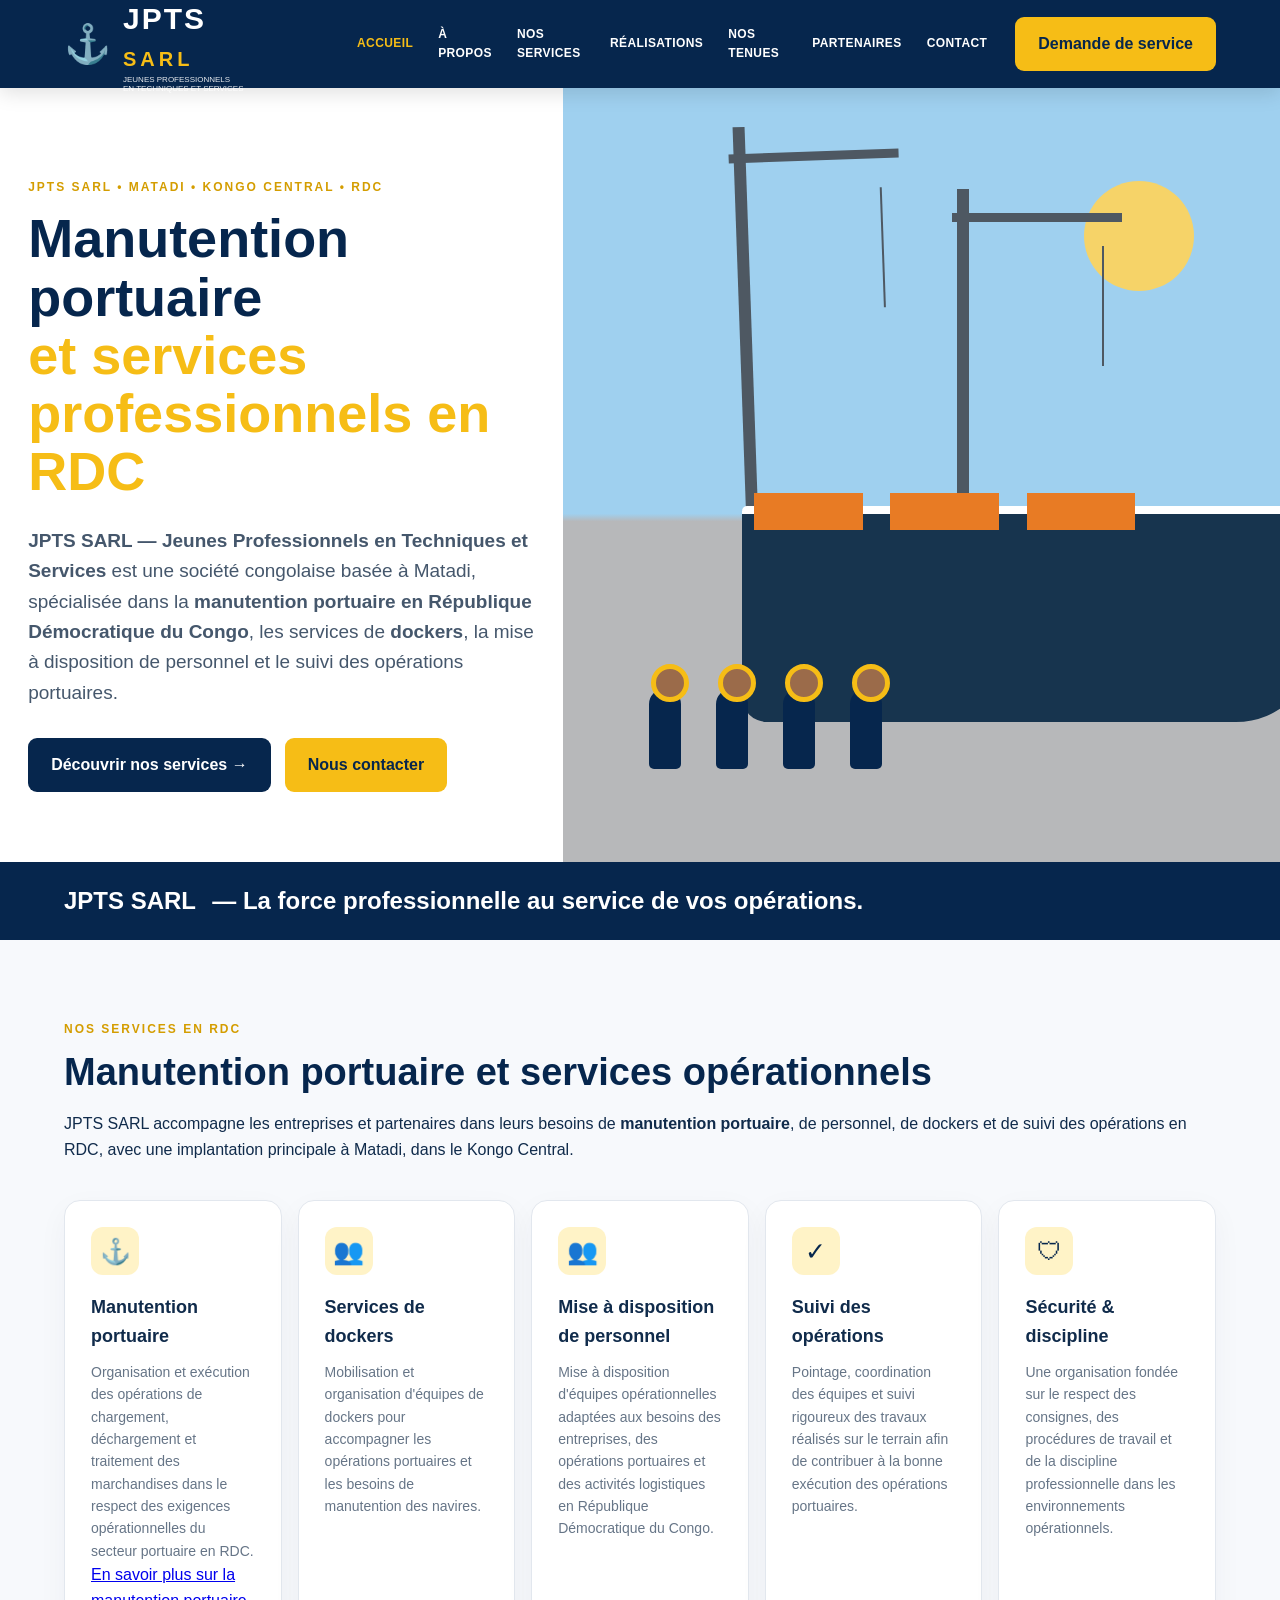
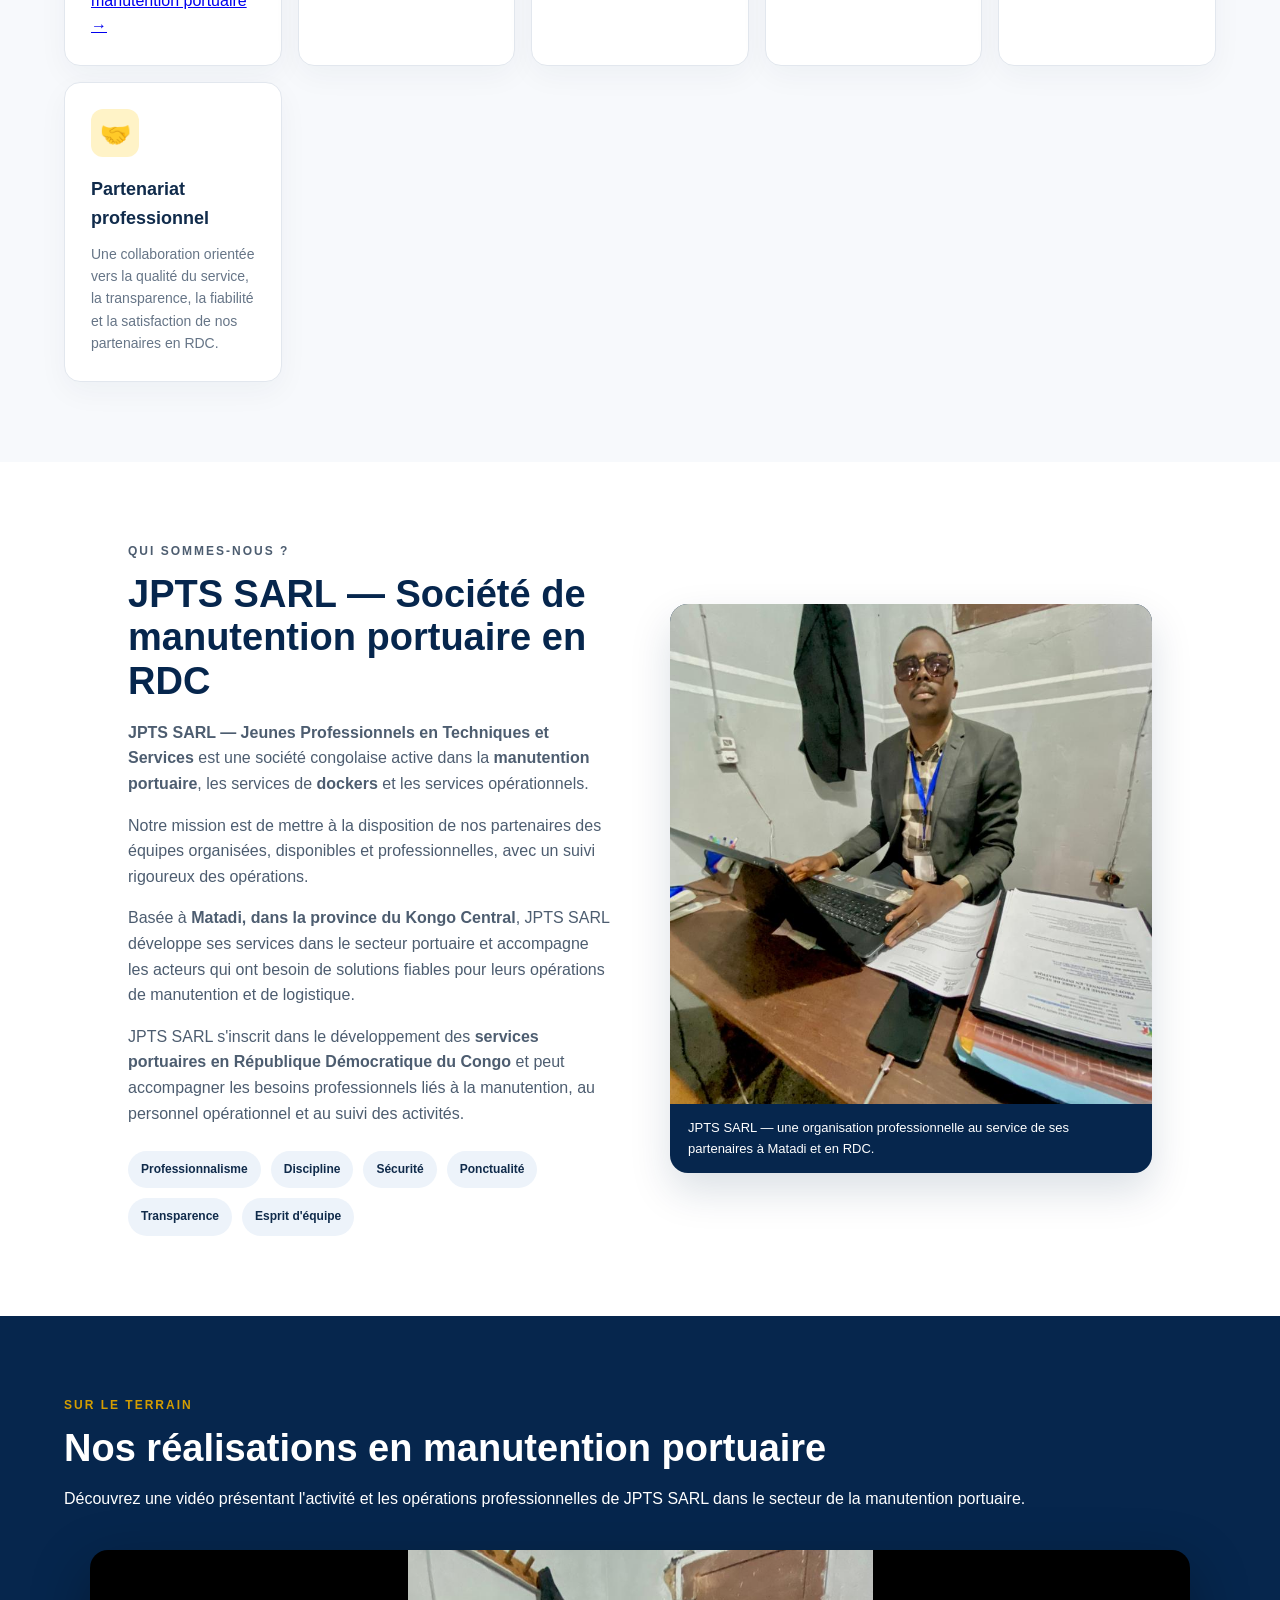
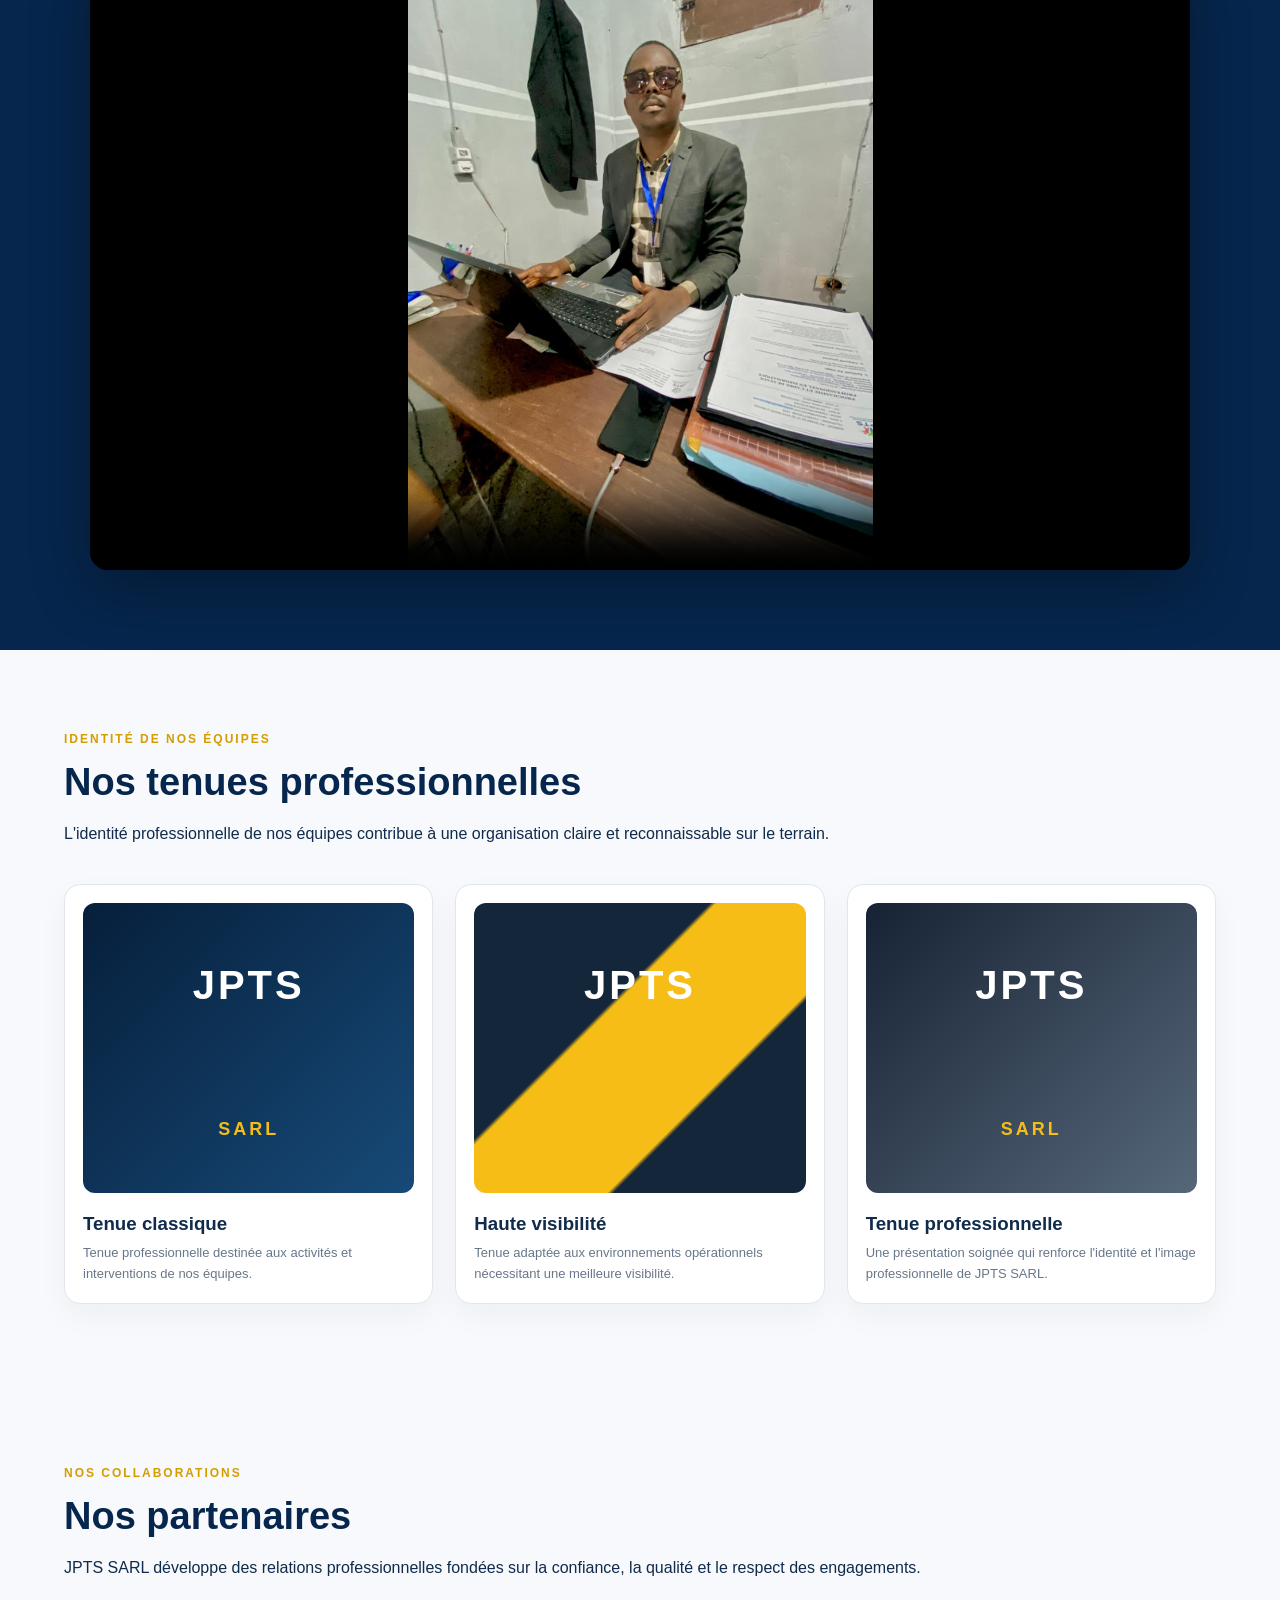
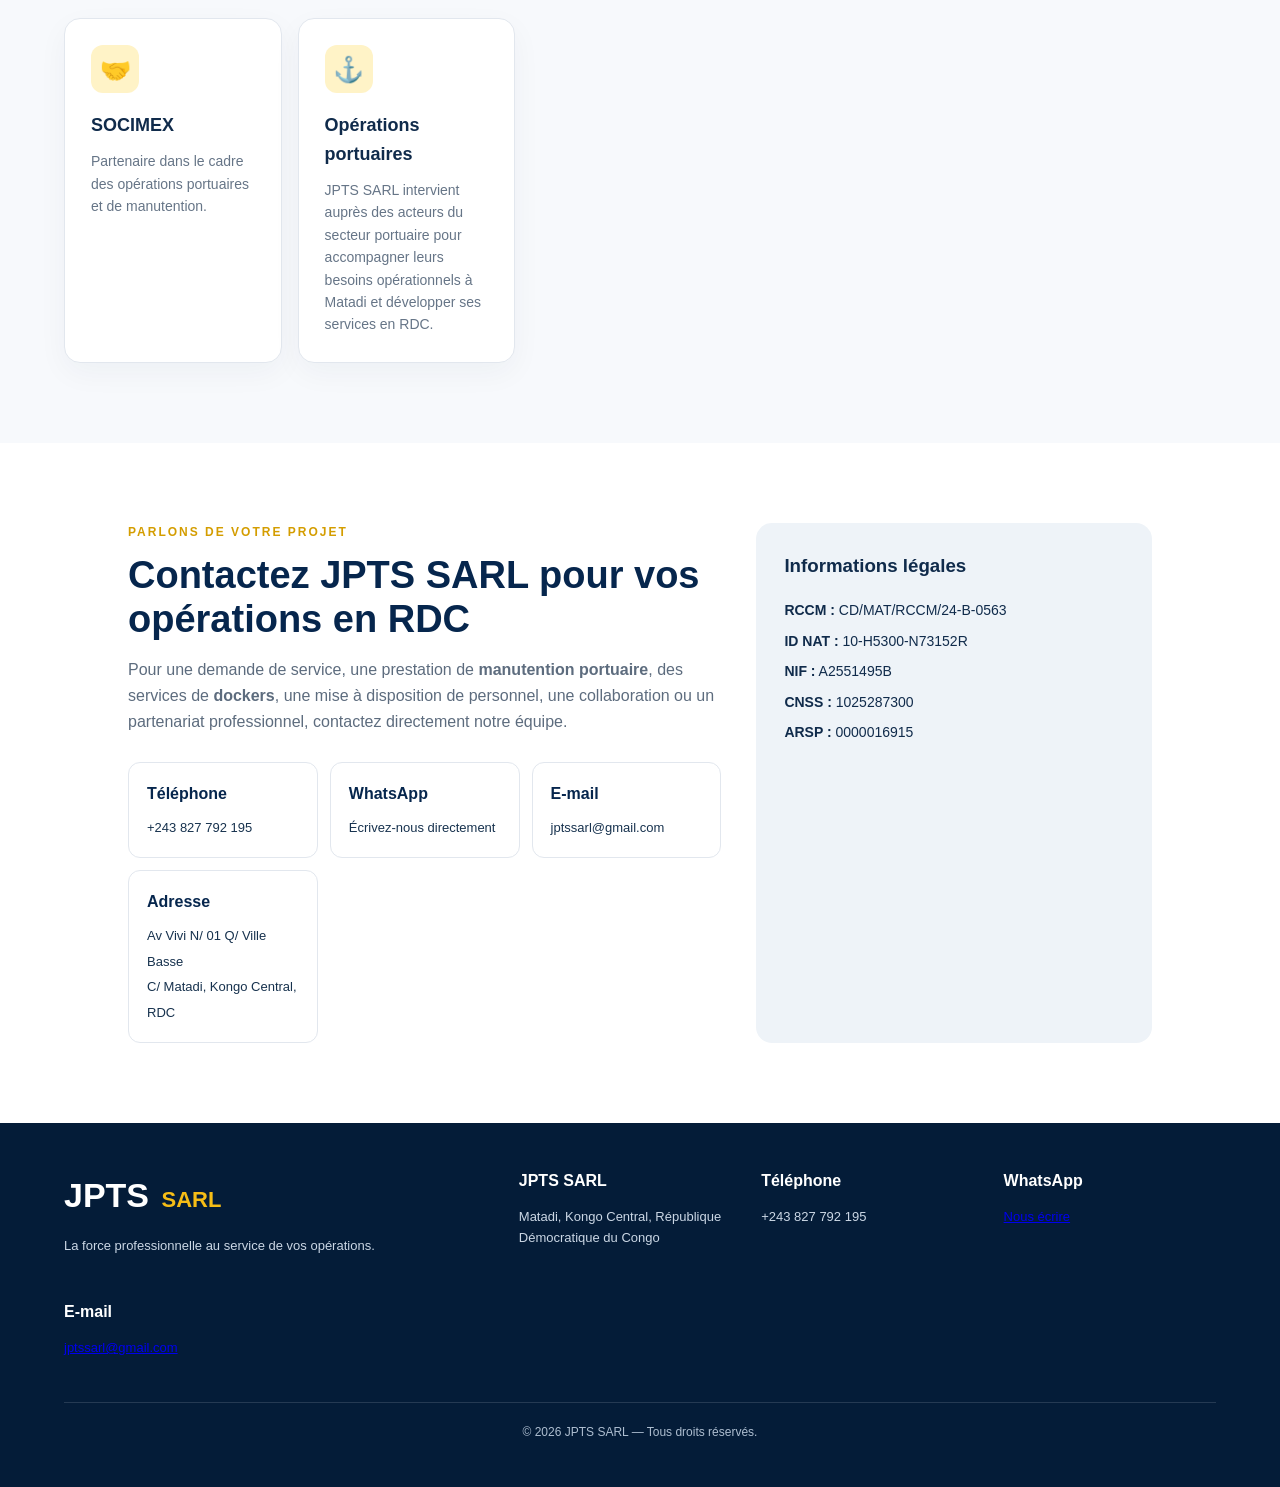
<file: index.html>
<!DOCTYPE html>
<html lang="fr">
<head>

  <meta charset="UTF-8">

  <meta name="viewport" content="width=device-width, initial-scale=1.0">

  <meta name="description" content="JPTS SARL est une société congolaise de manutention portuaire en RDC, basée à Matadi, spécialisée dans les services de dockers, la mise à disposition de personnel et le suivi des opérations portuaires.">

  <meta name="keywords" content="JPTS SARL, JPTS RDC, JPTS Matadi, manutention portuaire RDC, manutention portuaire Matadi, société de manutention RDC, services de dockers RDC, dockers Matadi, personnel portuaire RDC, services portuaires RDC, opérations portuaires RDC, Kongo Central">

  <meta name="author" content="JPTS SARL">

  <meta name="robots" content="index, follow">

  <meta name="googlebot" content="index, follow">

  <link rel="canonical" href="https://jpts-sarl.github.io/JPTS-SARL-/">

  <title>JPTS SARL | Manutention portuaire en RDC, dockers et services portuaires</title>

  <!-- PARTAGE FACEBOOK / WHATSAPP -->

  <meta property="og:title" content="JPTS SARL | Manutention portuaire en RDC">

  <meta property="og:description" content="JPTS SARL, société congolaise basée à Matadi, spécialisée dans la manutention portuaire, les services de dockers, la mise à disposition de personnel et le suivi des opérations portuaires en RDC.">

  <meta property="og:type" content="website">

  <meta property="og:url" content="https://jpts-sarl.github.io/JPTS-SARL-/">

  <meta property="og:image" content="https://jpts-sarl.github.io/JPTS-SARL-/bureau-jpts.jpg">

  <meta property="og:locale" content="fr_CD">

  <link rel="stylesheet" href="style.css">

  <!-- DONNÉES STRUCTURÉES POUR GOOGLE -->

  <script type="application/ld+json">
  {
    "@context": "https://schema.org",
    "@type": "LocalBusiness",
    "name": "JPTS SARL",
    "alternateName": "Jeunes Professionnels en Techniques et Services",
    "url": "https://jpts-sarl.github.io/JPTS-SARL-/",
    "logo": "https://jpts-sarl.github.io/JPTS-SARL-/bureau-jpts.jpg",
    "image": "https://jpts-sarl.github.io/JPTS-SARL-/bureau-jpts.jpg",
    "description": "JPTS SARL est une société congolaise spécialisée dans la manutention portuaire, les services de dockers, la mise à disposition de personnel et le suivi des opérations portuaires en République Démocratique du Congo.",
    "telephone": "+243827792195",
    "email": "jptssarl@gmail.com",
    "address": {
      "@type": "PostalAddress",
      "streetAddress": "Av Vivi N/ 01 Q/ Ville Basse",
      "addressLocality": "Matadi",
      "addressRegion": "Kongo Central",
      "addressCountry": "CD"
    },
    "areaServed": [
      {
        "@type": "Country",
        "name": "République Démocratique du Congo"
      },
      {
        "@type": "AdministrativeArea",
        "name": "Kongo Central"
      }
    ],
    "sameAs": [
      "https://jpts-sarl.github.io/JPTS-SARL-/"
    ]
  }
  </script>

</head>

<body>

<header class="header">

  <a class="brand" href="#accueil" aria-label="JPTS SARL - Manutention portuaire en RDC">

    <span class="brand-mark">⚓</span>

    <span>
      <b>JPTS</b>
      <strong>SARL</strong>

      <small>
        JEUNES PROFESSIONNELS<br>
        EN TECHNIQUES ET SERVICES
      </small>
    </span>

  </a>

  <button class="menu" aria-label="Ouvrir le menu">☰</button>

  <nav>

    <a class="active" href="#accueil">Accueil</a>

    <a href="#apropos">À propos</a>

    <a href="#services">Nos services</a>

    <a href="#realisations">Réalisations</a>

    <a href="#tenues">Nos tenues</a>

    <a href="#partenaires">Partenaires</a>

    <a href="#contact">Contact</a>

  </nav>

  <a class="btn btn-yellow header-btn" href="#contact">
    Demande de service
  </a>

</header>

<main>

<!-- ================= ACCUEIL ================= -->

<section id="accueil" class="hero">

  <div class="hero-copy">

    <p class="eyebrow">
      JPTS SARL • MATADI • KONGO CENTRAL • RDC
    </p>

    <h1>
      Manutention portuaire
      <br>
      <span>et services professionnels en RDC</span>
    </h1>

    <p class="lead">

      <strong>JPTS SARL — Jeunes Professionnels en Techniques et Services</strong>
      est une société congolaise basée à Matadi, spécialisée dans la
      <strong>manutention portuaire en République Démocratique du Congo</strong>,
      les services de <strong>dockers</strong>, la mise à disposition de
      personnel et le suivi des opérations portuaires.

    </p>

    <div class="actions">

      <a class="btn btn-blue" href="#services">
        Découvrir nos services →
      </a>

      <a class="btn btn-yellow" href="#contact">
        Nous contacter
      </a>

    </div>

  </div>

  <div class="hero-visual">

    <div class="port-art">

      <div class="sun"></div>

      <div class="crane c1"></div>

      <div class="crane c2"></div>

      <div class="ship">

        <i></i>
        <i></i>
        <i></i>

      </div>

      <div class="workers">

        <b></b>
        <b></b>
        <b></b>
        <b></b>

      </div>

    </div>

  </div>

</section>

<div class="slogan">

  JPTS SARL

  <span>
    — La force professionnelle au service de vos opérations.
  </span>

</div>

<!-- ================= SERVICES ================= -->

<section id="services" class="section">

  <div class="section-head">

    <p class="eyebrow">
      NOS SERVICES EN RDC
    </p>

    <h2>
      Manutention portuaire et services opérationnels
    </h2>

    <p>

      JPTS SARL accompagne les entreprises et partenaires dans leurs
      besoins de <strong>manutention portuaire</strong>, de personnel,
      de dockers et de suivi des opérations en RDC, avec une implantation
      principale à Matadi, dans le Kongo Central.

    </p>

  </div>

  <div class="cards">

    <!-- MANUTENTION PORTUAIRE -->

    <article class="card">

      <div class="icon">⚓</div>

      <h3>
        Manutention portuaire
      </h3>

      <p>

        Organisation et exécution des opérations de chargement,
        déchargement et traitement des marchandises dans le respect
        des exigences opérationnelles du secteur portuaire en RDC.

      </p>

      <a href="manutention-portuaire-rdc.html">
        En savoir plus sur la manutention portuaire →
      </a>

    </article>

    <!-- SERVICES DE DOCKERS -->

    <article class="card">

      <div class="icon">👥</div>

      <h3>
        Services de dockers
      </h3>

      <p>

        Mobilisation et organisation d'équipes de dockers
        pour accompagner les opérations portuaires et les besoins
        de manutention des navires.

      </p>

    </article>

    <!-- MISE À DISPOSITION DE PERSONNEL -->

    <article class="card">

      <div class="icon">👥</div>

      <h3>
        Mise à disposition de personnel
      </h3>

      <p>

        Mise à disposition d'équipes opérationnelles adaptées
        aux besoins des entreprises, des opérations portuaires
        et des activités logistiques en République Démocratique du Congo.

      </p>

    </article>

    <!-- SUIVI DES OPÉRATIONS -->

    <article class="card">

      <div class="icon">✓</div>

      <h3>
        Suivi des opérations
      </h3>

      <p>

        Pointage, coordination des équipes et suivi rigoureux
        des travaux réalisés sur le terrain afin de contribuer
        à la bonne exécution des opérations portuaires.

      </p>

    </article>

    <!-- SÉCURITÉ -->

    <article class="card">

      <div class="icon">🛡</div>

      <h3>
        Sécurité & discipline
      </h3>

      <p>

        Une organisation fondée sur le respect des consignes,
        des procédures de travail et de la discipline professionnelle
        dans les environnements opérationnels.

      </p>

    </article>

    <!-- PARTENARIAT -->

    <article class="card">

      <div class="icon">🤝</div>

      <h3>
        Partenariat professionnel
      </h3>

      <p>

        Une collaboration orientée vers la qualité du service,
        la transparence, la fiabilité et la satisfaction
        de nos partenaires en RDC.

      </p>

    </article>

  </div>

</section>

<!-- ================= A PROPOS ================= -->

<section id="apropos" class="section split">

  <div>

    <p class="eyebrow">
      QUI SOMMES-NOUS ?
    </p>

    <h2>
      JPTS SARL — Société de manutention portuaire en RDC
    </h2>

    <p>

      <strong>
        JPTS SARL — Jeunes Professionnels en Techniques et Services
      </strong>
      est une société congolaise active dans la
      <strong>manutention portuaire</strong>, les services de
      <strong>dockers</strong> et les services opérationnels.

    </p>

    <p>

      Notre mission est de mettre à la disposition de nos partenaires
      des équipes organisées, disponibles et professionnelles,
      avec un suivi rigoureux des opérations.

    </p>

    <p>

      Basée à <strong>Matadi, dans la province du Kongo Central</strong>,
      JPTS SARL développe ses services dans le secteur portuaire
      et accompagne les acteurs qui ont besoin de solutions fiables
      pour leurs opérations de manutention et de logistique.

    </p>

    <p>

      JPTS SARL s'inscrit dans le développement des
      <strong>services portuaires en République Démocratique du Congo</strong>
      et peut accompagner les besoins professionnels liés à la
      manutention, au personnel opérationnel et au suivi des activités.

    </p>

    <div class="values">

      <span>Professionnalisme</span>

      <span>Discipline</span>

      <span>Sécurité</span>

      <span>Ponctualité</span>

      <span>Transparence</span>

      <span>Esprit d'équipe</span>

    </div>

  </div>

  <figure class="photo-card">

    <img
      src="bureau-jpts.jpg"
      alt="Bureau de JPTS SARL, société de manutention portuaire à Matadi en RDC"
    >

    <figcaption>

      JPTS SARL — une organisation professionnelle
      au service de ses partenaires à Matadi et en RDC.

    </figcaption>

  </figure>

</section>

<!-- ================= REALISATIONS ================= -->

<section id="realisations" class="section dark-section">

  <div class="section-head">

    <p class="eyebrow">
      SUR LE TERRAIN
    </p>

    <h2>
      Nos réalisations en manutention portuaire
    </h2>

    <p>

      Découvrez une vidéo présentant l'activité et les opérations
      professionnelles de JPTS SARL dans le secteur de la manutention
      portuaire.

    </p>

  </div>

  <div class="video-wrap">

    <video
      controls
      preload="metadata"
      poster="bureau-jpts.jpg"
    >

      <source
        src="realisation-jpts.mp4"
        type="video/mp4"
      >

      Votre navigateur ne prend pas en charge la vidéo.

    </video>

  </div>

</section>

<!-- ================= TENUES ================= -->

<section id="tenues" class="section">

  <div class="section-head">

    <p class="eyebrow">
      IDENTITÉ DE NOS ÉQUIPES
    </p>

    <h2>
      Nos tenues professionnelles
    </h2>

    <p>

      L'identité professionnelle de nos équipes contribue
      à une organisation claire et reconnaissable sur le terrain.

    </p>

  </div>

  <div class="uniforms">

    <div class="uniform">

      <div class="uniform-visual navy">

        JPTS
        <br>

        <small>SARL</small>

      </div>

      <h3>
        Tenue classique
      </h3>

      <p>

        Tenue professionnelle destinée aux activités
        et interventions de nos équipes.

      </p>

    </div>

    <div class="uniform">

      <div class="uniform-visual hi">

        JPTS
        <br>

        <small>SARL</small>

      </div>

      <h3>
        Haute visibilité
      </h3>

      <p>

        Tenue adaptée aux environnements opérationnels
        nécessitant une meilleure visibilité.

      </p>

    </div>

    <div class="uniform">

      <div class="uniform-visual premium">

        JPTS
        <br>

        <small>SARL</small>

      </div>

      <h3>
        Tenue professionnelle
      </h3>

      <p>

        Une présentation soignée qui renforce l'identité
        et l'image professionnelle de JPTS SARL.

      </p>

    </div>

  </div>

</section>

<!-- ================= PARTENAIRES ================= -->

<section id="partenaires" class="section">

  <div class="section-head">

    <p class="eyebrow">
      NOS COLLABORATIONS
    </p>

    <h2>
      Nos partenaires
    </h2>

    <p>

      JPTS SARL développe des relations professionnelles
      fondées sur la confiance, la qualité et le respect
      des engagements.

    </p>

  </div>

  <div class="cards">

    <article class="card">

      <div class="icon">🤝</div>

      <h3>
        SOCIMEX
      </h3>

      <p>

        Partenaire dans le cadre des opérations portuaires
        et de manutention.

      </p>

    </article>

    <article class="card">

      <div class="icon">⚓</div>

      <h3>
        Opérations portuaires
      </h3>

      <p>

        JPTS SARL intervient auprès des acteurs du secteur
        portuaire pour accompagner leurs besoins opérationnels
        à Matadi et développer ses services en RDC.

      </p>

    </article>

  </div>

</section>

<!-- ================= CONTACT ================= -->

<section id="contact" class="section contact">

  <div class="contact-main">

    <p class="eyebrow">
      PARLONS DE VOTRE PROJET
    </p>

    <h2>
      Contactez JPTS SARL pour vos opérations en RDC
    </h2>

    <p>

      Pour une demande de service, une prestation de
      <strong>manutention portuaire</strong>, des services de
      <strong>dockers</strong>, une mise à disposition de personnel,
      une collaboration ou un partenariat professionnel,
      contactez directement notre équipe.

    </p>

    <div class="contact-grid">

      <a href="tel:+243827792195">

        <b>
          Téléphone
        </b>

        <span>
          +243 827 792 195
        </span>

      </a>

      <a
        href="https://wa.me/243827792195"
        target="_blank"
        rel="noopener"
      >

        <b>
          WhatsApp
        </b>

        <span>
          Écrivez-nous directement
        </span>

      </a>

      <a href="mailto:jptssarl@gmail.com">

        <b>
          E-mail
        </b>

        <span>
          jptssarl@gmail.com
        </span>

      </a>

      <div>

        <b>
          Adresse
        </b>

        <span>

          Av Vivi N/ 01 Q/ Ville Basse
          <br>
          C/ Matadi, Kongo Central, RDC

        </span>

      </div>

    </div>

  </div>

  <div class="legal">

    <h3>
      Informations légales
    </h3>

    <p>
      <b>RCCM :</b>
      CD/MAT/RCCM/24-B-0563
    </p>

    <p>
      <b>ID NAT :</b>
      10-H5300-N73152R
    </p>

    <p>
      <b>NIF :</b>
      A2551495B
    </p>

    <p>
      <b>CNSS :</b>
      1025287300
    </p>

    <p>
      <b>ARSP :</b>
      0000016915
    </p>

  </div>

</section>

</main>

<!-- ================= FOOTER ================= -->

<footer>

  <div class="footer-brand">

    <b>JPTS</b>

    <strong>SARL</strong>

    <p>

      La force professionnelle au service de vos opérations.

    </p>

  </div>

  <div>

    <b>
      JPTS SARL
    </b>

    <p>

      Matadi, Kongo Central,
      République Démocratique du Congo

    </p>

  </div>

  <div>

    <b>
      Téléphone
    </b>

    <p>
      +243 827 792 195
    </p>

  </div>

  <div>

    <b>
      WhatsApp
    </b>

    <p>

      <a
        href="https://wa.me/243827792195"
        target="_blank"
        rel="noopener"
      >
        Nous écrire
      </a>

    </p>

  </div>

  <div>

    <b>
      E-mail
    </b>

    <p>

      <a href="mailto:jptssarl@gmail.com">
        jptssarl@gmail.com
      </a>

    </p>

  </div>

  <div class="copyright">

    © 2026 JPTS SARL — Tous droits réservés.

  </div>

</footer>

<!-- ================= SCRIPT ================= -->

<script>

const menu = document.querySelector('.menu');

const nav = document.querySelector('nav');

if (menu && nav) {

  menu.addEventListener('click', () => {

    nav.classList.toggle('open');

  });

}

document.querySelectorAll('nav a').forEach(a => {

  a.addEventListener('click', () => {

    if (nav) {

      nav.classList.remove('open');

    }

  });

});

</script>

</body>
</html>
</file>
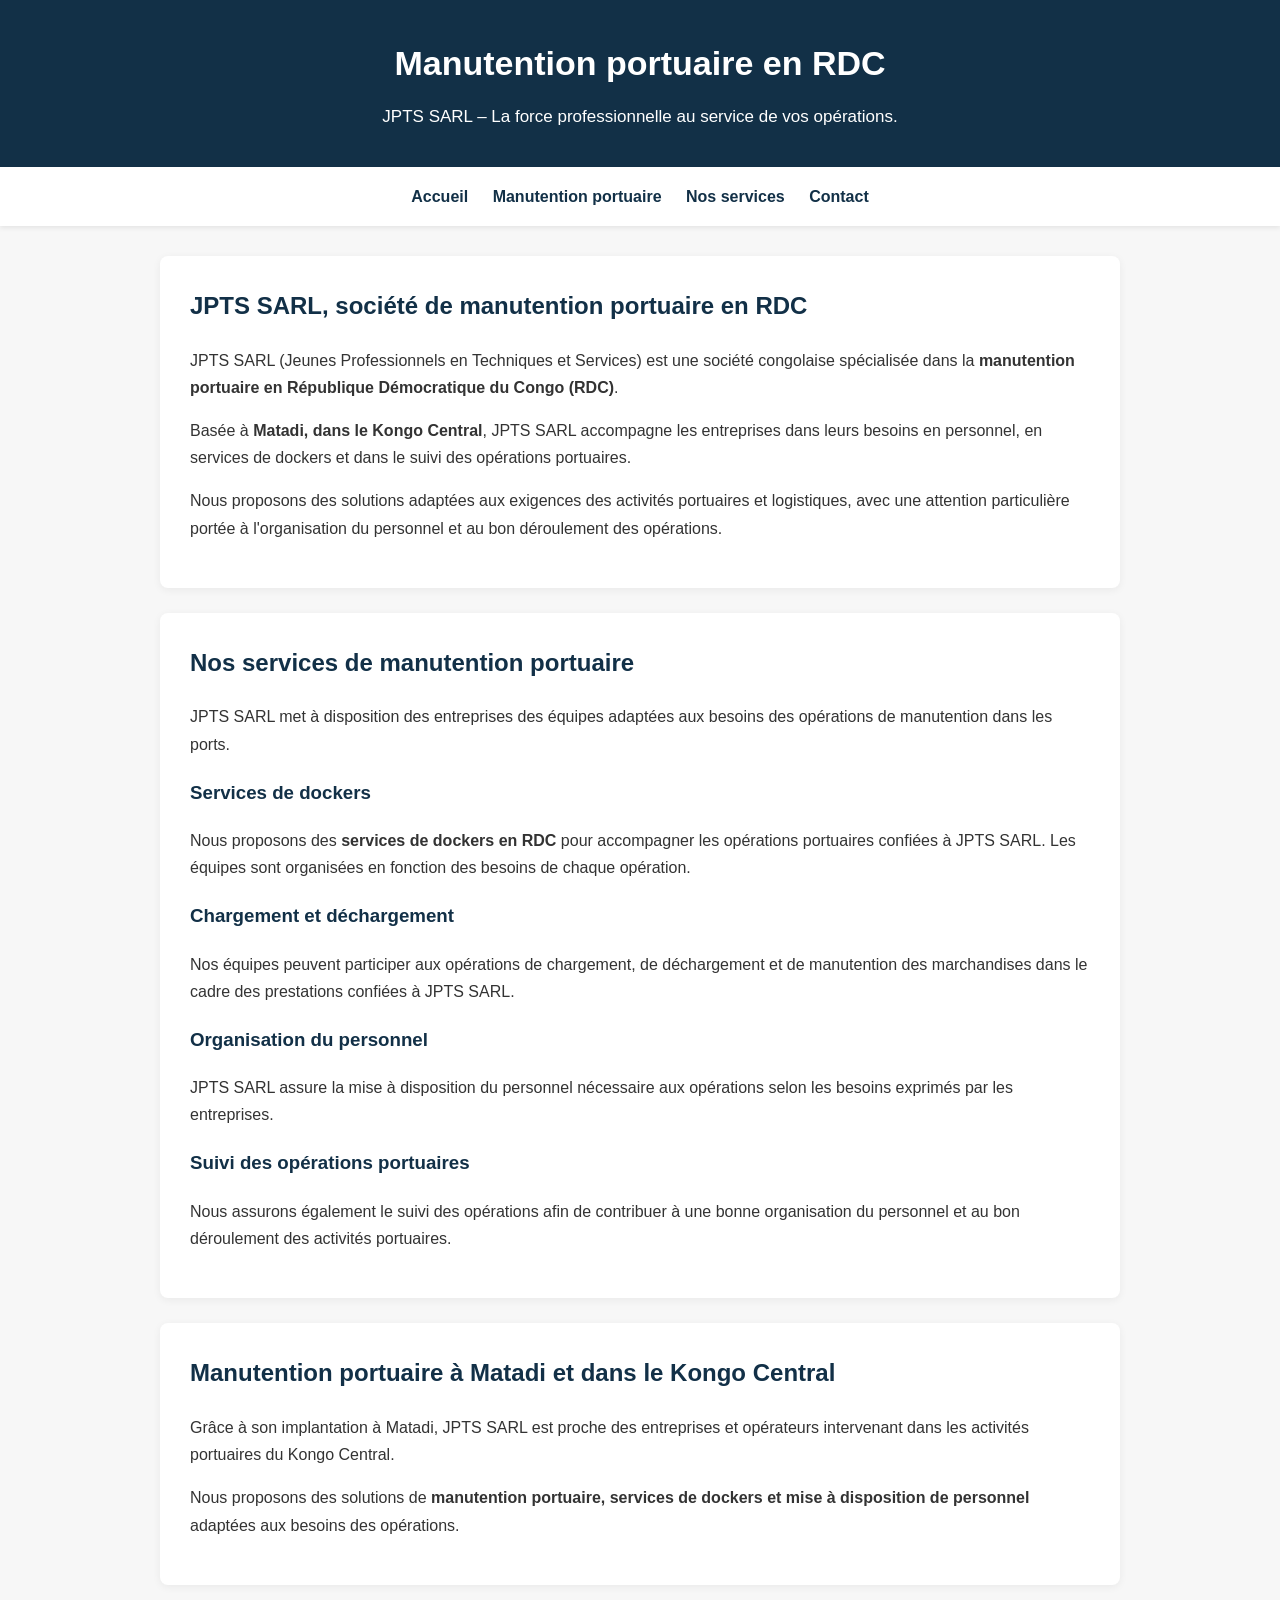
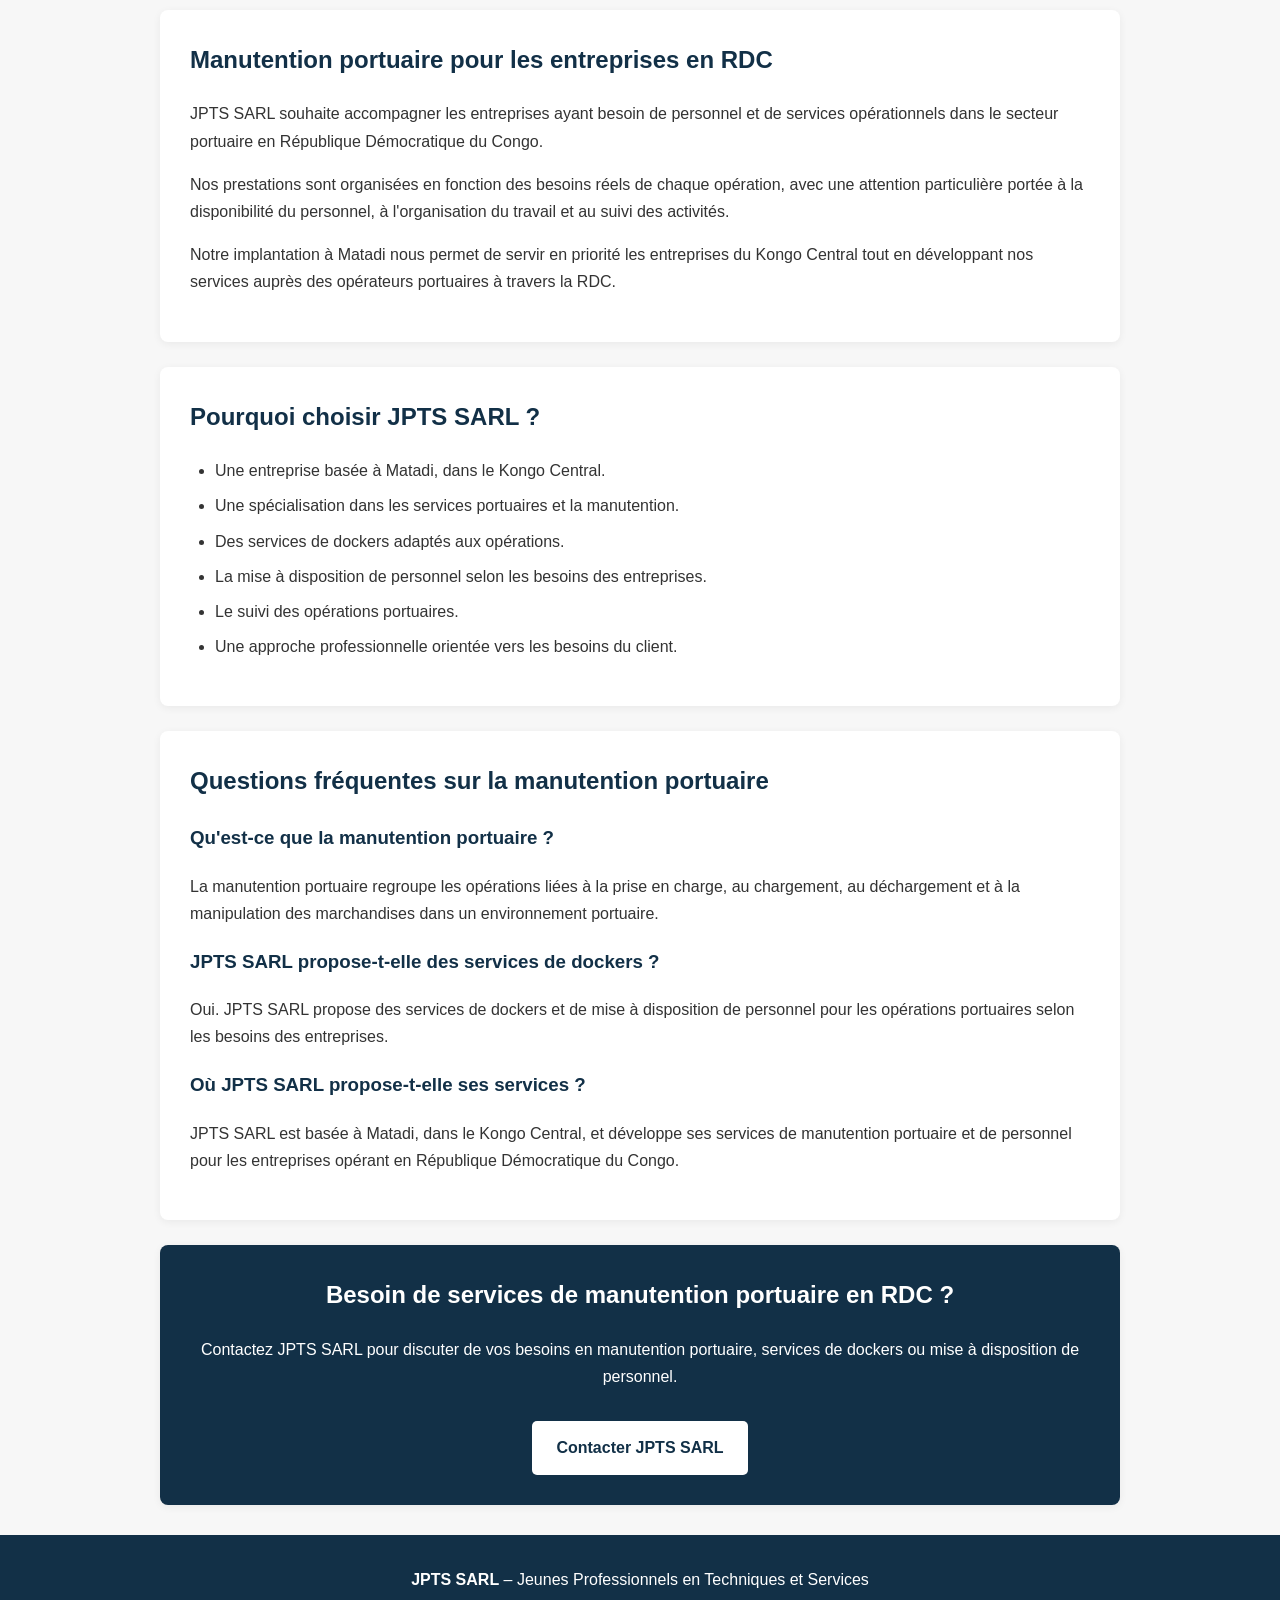
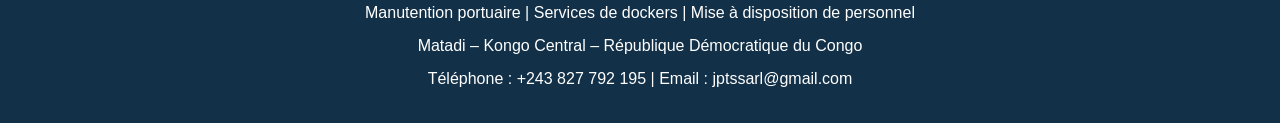
<file: manutention-portuaire-rdc.html>
<!DOCTYPE html>
<html lang="fr">
<head>
    <meta charset="UTF-8">
    <meta name="viewport" content="width=device-width, initial-scale=1.0">

    <title>Manutention portuaire en RDC | JPTS SARL</title>

    <meta name="description" content="JPTS SARL propose des services de manutention portuaire en RDC, notamment à Matadi et dans le Kongo Central : services de dockers, chargement, déchargement et suivi des opérations portuaires.">

    <meta name="keywords" content="manutention portuaire RDC, manutention portuaire Matadi, société de manutention RDC, services portuaires RDC, services de dockers RDC, dockers Matadi, manutention Kongo Central">

    <meta name="robots" content="index, follow">

    <link rel="canonical" href="https://jpts-sarl.github.io/JPTS-SARL-/manutention-portuaire-rdc.html">

    <!-- Open Graph -->
    <meta property="og:title" content="Manutention portuaire en RDC | JPTS SARL">
    <meta property="og:description" content="JPTS SARL accompagne les entreprises dans leurs opérations de manutention portuaire en RDC, avec des services de dockers et un suivi professionnel des opérations.">
    <meta property="og:type" content="website">
    <meta property="og:url" content="https://jpts-sarl.github.io/JPTS-SARL-/manutention-portuaire-rdc.html">

    <!-- Données structurées -->
    <script type="application/ld+json">
    {
        "@context": "https://schema.org",
        "@type": "Service",
        "name": "Manutention portuaire en RDC",
        "serviceType": "Manutention portuaire",
        "description": "Services de manutention portuaire, services de dockers et suivi des opérations portuaires en République Démocratique du Congo.",
        "provider": {
            "@type": "LocalBusiness",
            "name": "JPTS SARL",
            "url": "https://jpts-sarl.github.io/JPTS-SARL-/",
            "telephone": "+243827792195",
            "email": "jptssarl@gmail.com",
            "address": {
                "@type": "PostalAddress",
                "streetAddress": "Av. Vivi N° 01, Q. Ville Basse",
                "addressLocality": "Matadi",
                "addressRegion": "Kongo Central",
                "addressCountry": "CD"
            }
        },
        "areaServed": {
            "@type": "Country",
            "name": "République Démocratique du Congo"
        }
    }
    </script>

    <style>
        * {
            box-sizing: border-box;
        }

        body {
            margin: 0;
            font-family: Arial, Helvetica, sans-serif;
            line-height: 1.7;
            color: #333;
            background: #f7f7f7;
        }

        header {
            background: #123047;
            color: white;
            padding: 35px 20px;
            text-align: center;
        }

        header h1 {
            margin: 0 0 10px;
            font-size: 34px;
        }

        header p {
            margin: 0;
            font-size: 17px;
        }

        nav {
            background: #ffffff;
            padding: 16px 10px;
            text-align: center;
            box-shadow: 0 2px 5px rgba(0,0,0,0.08);
        }

        nav a {
            color: #123047;
            text-decoration: none;
            margin: 0 10px;
            font-weight: bold;
        }

        nav a:hover {
            text-decoration: underline;
        }

        main {
            max-width: 1000px;
            margin: 30px auto;
            padding: 0 20px;
        }

        section {
            background: white;
            padding: 30px;
            margin-bottom: 25px;
            border-radius: 8px;
            box-shadow: 0 2px 8px rgba(0,0,0,0.06);
        }

        h2 {
            color: #123047;
            margin-top: 0;
        }

        h3 {
            color: #123047;
        }

        ul {
            padding-left: 25px;
        }

        li {
            margin-bottom: 8px;
        }

        .cta {
            text-align: center;
            background: #123047;
            color: white;
        }

        .cta h2 {
            color: white;
        }

        .button {
            display: inline-block;
            margin-top: 15px;
            padding: 13px 24px;
            background: white;
            color: #123047;
            text-decoration: none;
            font-weight: bold;
            border-radius: 5px;
        }

        .button:hover {
            opacity: 0.9;
        }

        footer {
            background: #123047;
            color: white;
            text-align: center;
            padding: 25px 15px;
            margin-top: 30px;
        }

        footer p {
            margin: 6px 0;
        }

        @media (max-width: 700px) {
            header h1 {
                font-size: 27px;
            }

            nav a {
                display: block;
                margin: 8px 0;
            }

            section {
                padding: 22px;
            }
        }
    </style>
</head>

<body>

<header>
    <h1>Manutention portuaire en RDC</h1>
    <p>JPTS SARL – La force professionnelle au service de vos opérations.</p>
</header>

<nav>
    <a href="index.html">Accueil</a>
    <a href="manutention-portuaire-rdc.html">Manutention portuaire</a>
    <a href="index.html#services">Nos services</a>
    <a href="index.html#contact">Contact</a>
</nav>

<main>

    <section>
        <h2>JPTS SARL, société de manutention portuaire en RDC</h2>

        <p>
            JPTS SARL (Jeunes Professionnels en Techniques et Services) est une
            société congolaise spécialisée dans la
            <strong>manutention portuaire en République Démocratique du Congo (RDC)</strong>.
        </p>

        <p>
            Basée à <strong>Matadi, dans le Kongo Central</strong>, JPTS SARL
            accompagne les entreprises dans leurs besoins en personnel,
            en services de dockers et dans le suivi des opérations portuaires.
        </p>

        <p>
            Nous proposons des solutions adaptées aux exigences des activités
            portuaires et logistiques, avec une attention particulière portée
            à l'organisation du personnel et au bon déroulement des opérations.
        </p>
    </section>

    <section>
        <h2>Nos services de manutention portuaire</h2>

        <p>
            JPTS SARL met à disposition des entreprises des équipes adaptées
            aux besoins des opérations de manutention dans les ports.
        </p>

        <h3>Services de dockers</h3>

        <p>
            Nous proposons des <strong>services de dockers en RDC</strong>
            pour accompagner les opérations portuaires confiées à JPTS SARL.
            Les équipes sont organisées en fonction des besoins de chaque opération.
        </p>

        <h3>Chargement et déchargement</h3>

        <p>
            Nos équipes peuvent participer aux opérations de chargement,
            de déchargement et de manutention des marchandises dans le cadre
            des prestations confiées à JPTS SARL.
        </p>

        <h3>Organisation du personnel</h3>

        <p>
            JPTS SARL assure la mise à disposition du personnel nécessaire
            aux opérations selon les besoins exprimés par les entreprises.
        </p>

        <h3>Suivi des opérations portuaires</h3>

        <p>
            Nous assurons également le suivi des opérations afin de contribuer
            à une bonne organisation du personnel et au bon déroulement
            des activités portuaires.
        </p>
    </section>

    <section>
        <h2>Manutention portuaire à Matadi et dans le Kongo Central</h2>

        <p>
            Grâce à son implantation à Matadi, JPTS SARL est proche des
            entreprises et opérateurs intervenant dans les activités portuaires
            du Kongo Central.
        </p>

        <p>
            Nous proposons des solutions de
            <strong>manutention portuaire, services de dockers et mise à disposition
            de personnel</strong> adaptées aux besoins des opérations.
        </p>
    </section>

    <section>
        <h2>Manutention portuaire pour les entreprises en RDC</h2>

        <p>
            JPTS SARL souhaite accompagner les entreprises ayant besoin de
            personnel et de services opérationnels dans le secteur portuaire
            en République Démocratique du Congo.
        </p>

        <p>
            Nos prestations sont organisées en fonction des besoins réels
            de chaque opération, avec une attention particulière portée à
            la disponibilité du personnel, à l'organisation du travail et
            au suivi des activités.
        </p>

        <p>
            Notre implantation à Matadi nous permet de servir en priorité
            les entreprises du Kongo Central tout en développant nos services
            auprès des opérateurs portuaires à travers la RDC.
        </p>
    </section>

    <section>
        <h2>Pourquoi choisir JPTS SARL ?</h2>

        <ul>
            <li>Une entreprise basée à Matadi, dans le Kongo Central.</li>
            <li>Une spécialisation dans les services portuaires et la manutention.</li>
            <li>Des services de dockers adaptés aux opérations.</li>
            <li>La mise à disposition de personnel selon les besoins des entreprises.</li>
            <li>Le suivi des opérations portuaires.</li>
            <li>Une approche professionnelle orientée vers les besoins du client.</li>
        </ul>
    </section>

    <section>
        <h2>Questions fréquentes sur la manutention portuaire</h2>

        <h3>Qu'est-ce que la manutention portuaire ?</h3>

        <p>
            La manutention portuaire regroupe les opérations liées à la prise
            en charge, au chargement, au déchargement et à la manipulation
            des marchandises dans un environnement portuaire.
        </p>

        <h3>JPTS SARL propose-t-elle des services de dockers ?</h3>

        <p>
            Oui. JPTS SARL propose des services de dockers et de mise à
            disposition de personnel pour les opérations portuaires selon
            les besoins des entreprises.
        </p>

        <h3>Où JPTS SARL propose-t-elle ses services ?</h3>

        <p>
            JPTS SARL est basée à Matadi, dans le Kongo Central, et développe
            ses services de manutention portuaire et de personnel pour les
            entreprises opérant en République Démocratique du Congo.
        </p>
    </section>

    <section class="cta">
        <h2>Besoin de services de manutention portuaire en RDC ?</h2>

        <p>
            Contactez JPTS SARL pour discuter de vos besoins en manutention
            portuaire, services de dockers ou mise à disposition de personnel.
        </p>

        <a class="button" href="mailto:jptssarl@gmail.com">
            Contacter JPTS SARL
        </a>
    </section>

</main>

<footer>
    <p>
        <strong>JPTS SARL</strong> – Jeunes Professionnels en Techniques et Services
    </p>

    <p>
        Manutention portuaire | Services de dockers |
        Mise à disposition de personnel
    </p>

    <p>
        Matadi – Kongo Central – République Démocratique du Congo
    </p>

    <p>
        Téléphone : +243 827 792 195 |
        Email : jptssarl@gmail.com
    </p>
</footer>

</body>
</html>
</file>
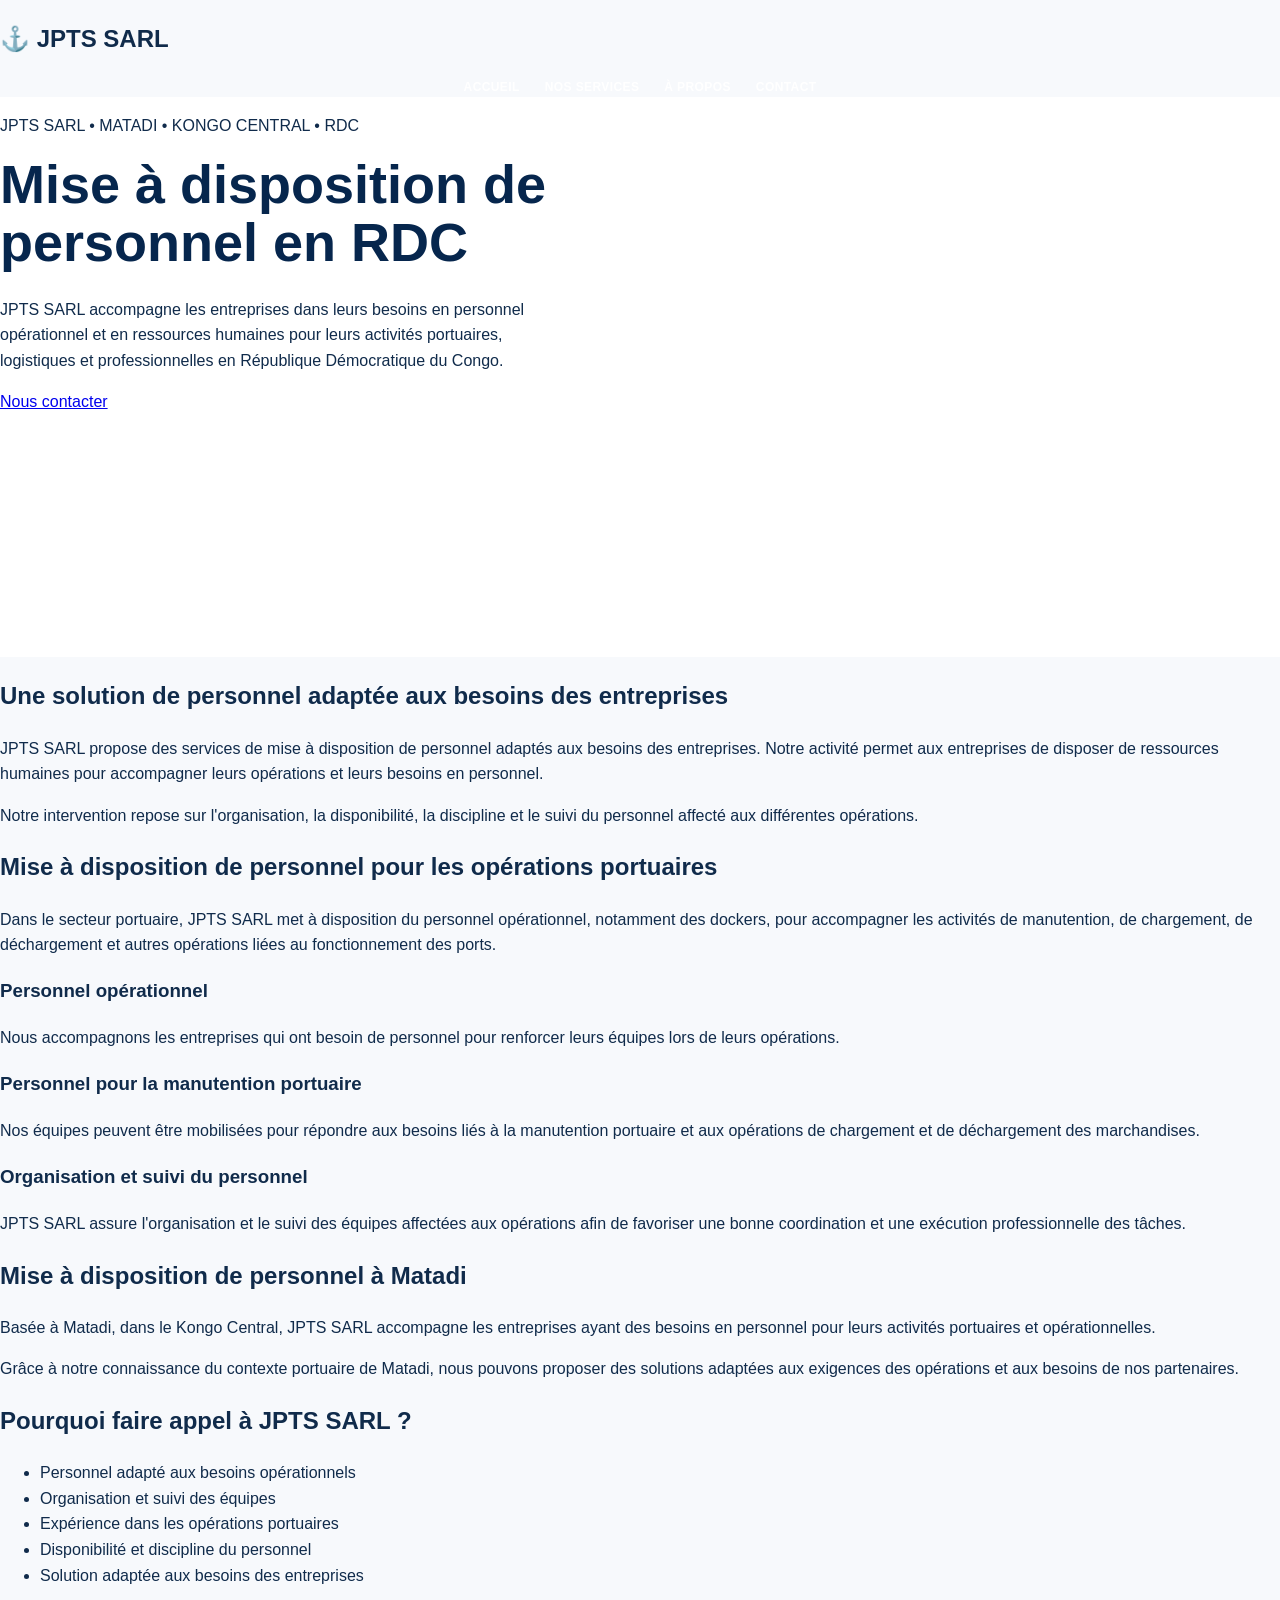
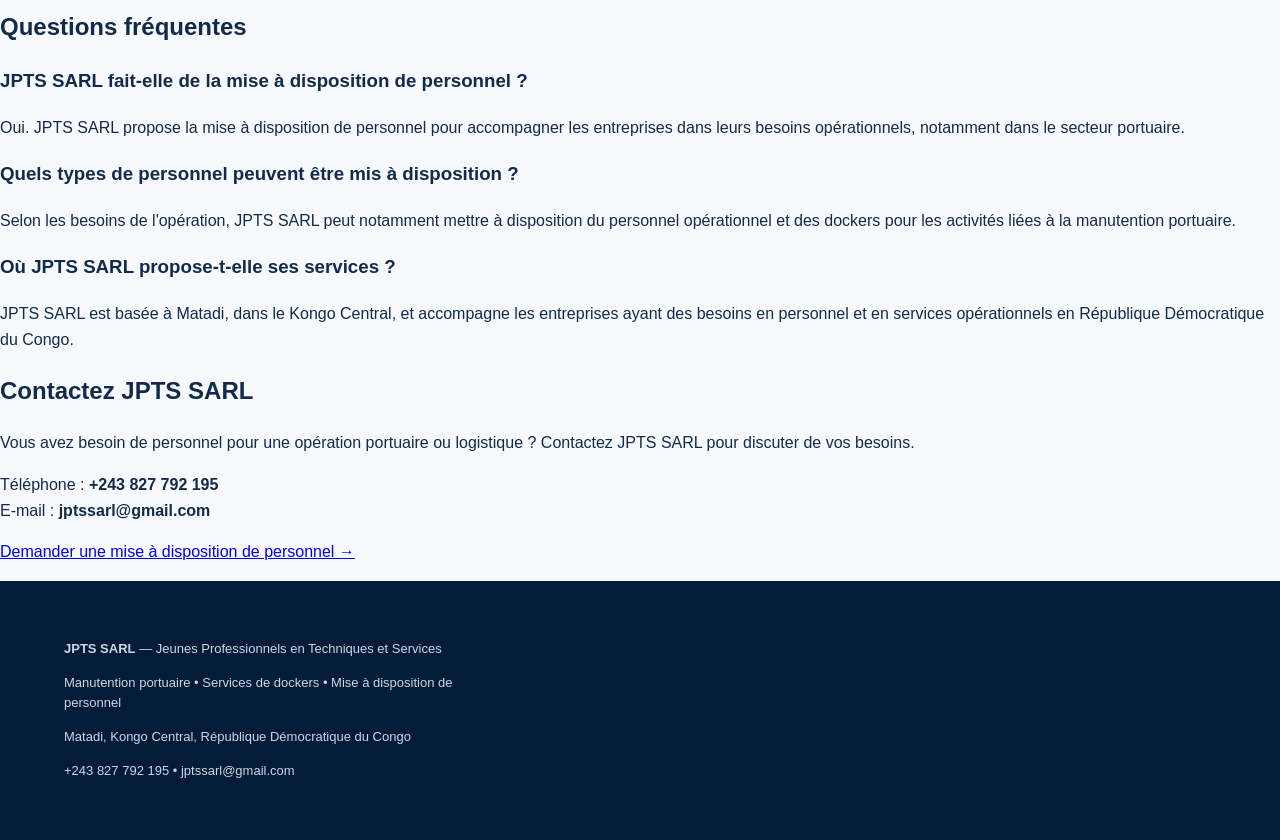
<file: mise-a-disposition-personnel-rdc.html>
<!DOCTYPE html>
<html lang="fr">
<head>
  <meta charset="UTF-8">
  <meta name="viewport" content="width=device-width, initial-scale=1.0">

  <title>Mise à disposition de personnel en RDC | JPTS SARL</title>

  <meta name="description" content="JPTS SARL propose la mise à disposition de personnel en RDC pour les entreprises, notamment dans les opérations portuaires, logistiques et opérationnelles à Matadi et dans le Kongo Central.">

  <meta name="keywords" content="mise à disposition de personnel RDC, personnel RDC, personnel portuaire RDC, mise à disposition personnel Matadi, personnel opérationnel RDC, services portuaires RDC, JPTS SARL">

  <meta name="robots" content="index, follow">
  <link rel="canonical" href="https://jpts-sarl.github.io/JPTS-SARL-/mise-a-disposition-personnel-rdc.html">

  <meta property="og:title" content="Mise à disposition de personnel en RDC | JPTS SARL">
  <meta property="og:description" content="JPTS SARL accompagne les entreprises avec des solutions de mise à disposition de personnel en RDC, notamment pour les activités portuaires et opérationnelles.">
  <meta property="og:type" content="website">
  <meta property="og:url" content="https://jpts-sarl.github.io/JPTS-SARL-/mise-a-disposition-personnel-rdc.html">

  <link rel="stylesheet" href="style.css">

  <script type="application/ld+json">
  {
    "@context": "https://schema.org",
    "@type": "Service",
    "name": "Mise à disposition de personnel en RDC",
    "description": "Mise à disposition de personnel opérationnel pour les entreprises en République Démocratique du Congo.",
    "provider": {
      "@type": "LocalBusiness",
      "name": "JPTS SARL",
      "url": "https://jpts-sarl.github.io/JPTS-SARL-/"
    },
    "areaServed": {
      "@type": "Country",
      "name": "République Démocratique du Congo"
    }
  }
  </script>
</head>

<body>

<header>
  <div class="container">
    <h2>⚓ JPTS SARL</h2>

    <nav>
      <a href="index.html">Accueil</a>
      <a href="index.html#services">Nos services</a>
      <a href="index.html#apropos">À propos</a>
      <a href="index.html#contact">Contact</a>
    </nav>
  </div>
</header>

<main>

<section class="hero">
  <div class="container">
    <p>JPTS SARL • MATADI • KONGO CENTRAL • RDC</p>

    <h1>Mise à disposition de personnel en RDC</h1>

    <p>
      JPTS SARL accompagne les entreprises dans leurs besoins en personnel
      opérationnel et en ressources humaines pour leurs activités portuaires,
      logistiques et professionnelles en République Démocratique du Congo.
    </p>

    <a href="index.html#contact">Nous contacter</a>
  </div>
</section>

<section>
  <div class="container">

    <h2>Une solution de personnel adaptée aux besoins des entreprises</h2>

    <p>
      JPTS SARL propose des services de mise à disposition de personnel
      adaptés aux besoins des entreprises. Notre activité permet aux
      entreprises de disposer de ressources humaines pour accompagner leurs
      opérations et leurs besoins en personnel.
    </p>

    <p>
      Notre intervention repose sur l'organisation, la disponibilité,
      la discipline et le suivi du personnel affecté aux différentes
      opérations.
    </p>

    <h2>Mise à disposition de personnel pour les opérations portuaires</h2>

    <p>
      Dans le secteur portuaire, JPTS SARL met à disposition du personnel
      opérationnel, notamment des dockers, pour accompagner les activités
      de manutention, de chargement, de déchargement et autres opérations
      liées au fonctionnement des ports.
    </p>

    <h3>Personnel opérationnel</h3>

    <p>
      Nous accompagnons les entreprises qui ont besoin de personnel pour
      renforcer leurs équipes lors de leurs opérations.
    </p>

    <h3>Personnel pour la manutention portuaire</h3>

    <p>
      Nos équipes peuvent être mobilisées pour répondre aux besoins liés
      à la manutention portuaire et aux opérations de chargement et de
      déchargement des marchandises.
    </p>

    <h3>Organisation et suivi du personnel</h3>

    <p>
      JPTS SARL assure l'organisation et le suivi des équipes affectées
      aux opérations afin de favoriser une bonne coordination et une
      exécution professionnelle des tâches.
    </p>

    <h2>Mise à disposition de personnel à Matadi</h2>

    <p>
      Basée à Matadi, dans le Kongo Central, JPTS SARL accompagne les
      entreprises ayant des besoins en personnel pour leurs activités
      portuaires et opérationnelles.
    </p>

    <p>
      Grâce à notre connaissance du contexte portuaire de Matadi, nous
      pouvons proposer des solutions adaptées aux exigences des opérations
      et aux besoins de nos partenaires.
    </p>

    <h2>Pourquoi faire appel à JPTS SARL ?</h2>

    <ul>
      <li>Personnel adapté aux besoins opérationnels</li>
      <li>Organisation et suivi des équipes</li>
      <li>Expérience dans les opérations portuaires</li>
      <li>Disponibilité et discipline du personnel</li>
      <li>Solution adaptée aux besoins des entreprises</li>
    </ul>

    <h2>Questions fréquentes</h2>

    <h3>JPTS SARL fait-elle de la mise à disposition de personnel ?</h3>

    <p>
      Oui. JPTS SARL propose la mise à disposition de personnel pour
      accompagner les entreprises dans leurs besoins opérationnels,
      notamment dans le secteur portuaire.
    </p>

    <h3>Quels types de personnel peuvent être mis à disposition ?</h3>

    <p>
      Selon les besoins de l'opération, JPTS SARL peut notamment mettre
      à disposition du personnel opérationnel et des dockers pour les
      activités liées à la manutention portuaire.
    </p>

    <h3>Où JPTS SARL propose-t-elle ses services ?</h3>

    <p>
      JPTS SARL est basée à Matadi, dans le Kongo Central, et accompagne
      les entreprises ayant des besoins en personnel et en services
      opérationnels en République Démocratique du Congo.
    </p>

    <h2>Contactez JPTS SARL</h2>

    <p>
      Vous avez besoin de personnel pour une opération portuaire ou
      logistique ? Contactez JPTS SARL pour discuter de vos besoins.
    </p>

    <p>
      Téléphone : <strong>+243 827 792 195</strong><br>
      E-mail : <strong>jptssarl@gmail.com</strong>
    </p>

    <p>
      <a href="index.html#contact">
        Demander une mise à disposition de personnel →
      </a>
    </p>

  </div>
</section>

</main>

<footer>
  <div class="container">
    <p><strong>JPTS SARL</strong> — Jeunes Professionnels en Techniques et Services</p>
    <p>Manutention portuaire • Services de dockers • Mise à disposition de personnel</p>
    <p>Matadi, Kongo Central, République Démocratique du Congo</p>
    <p>+243 827 792 195 • jptssarl@gmail.com</p>
  </div>
</footer>

</body>
</html>
</file>
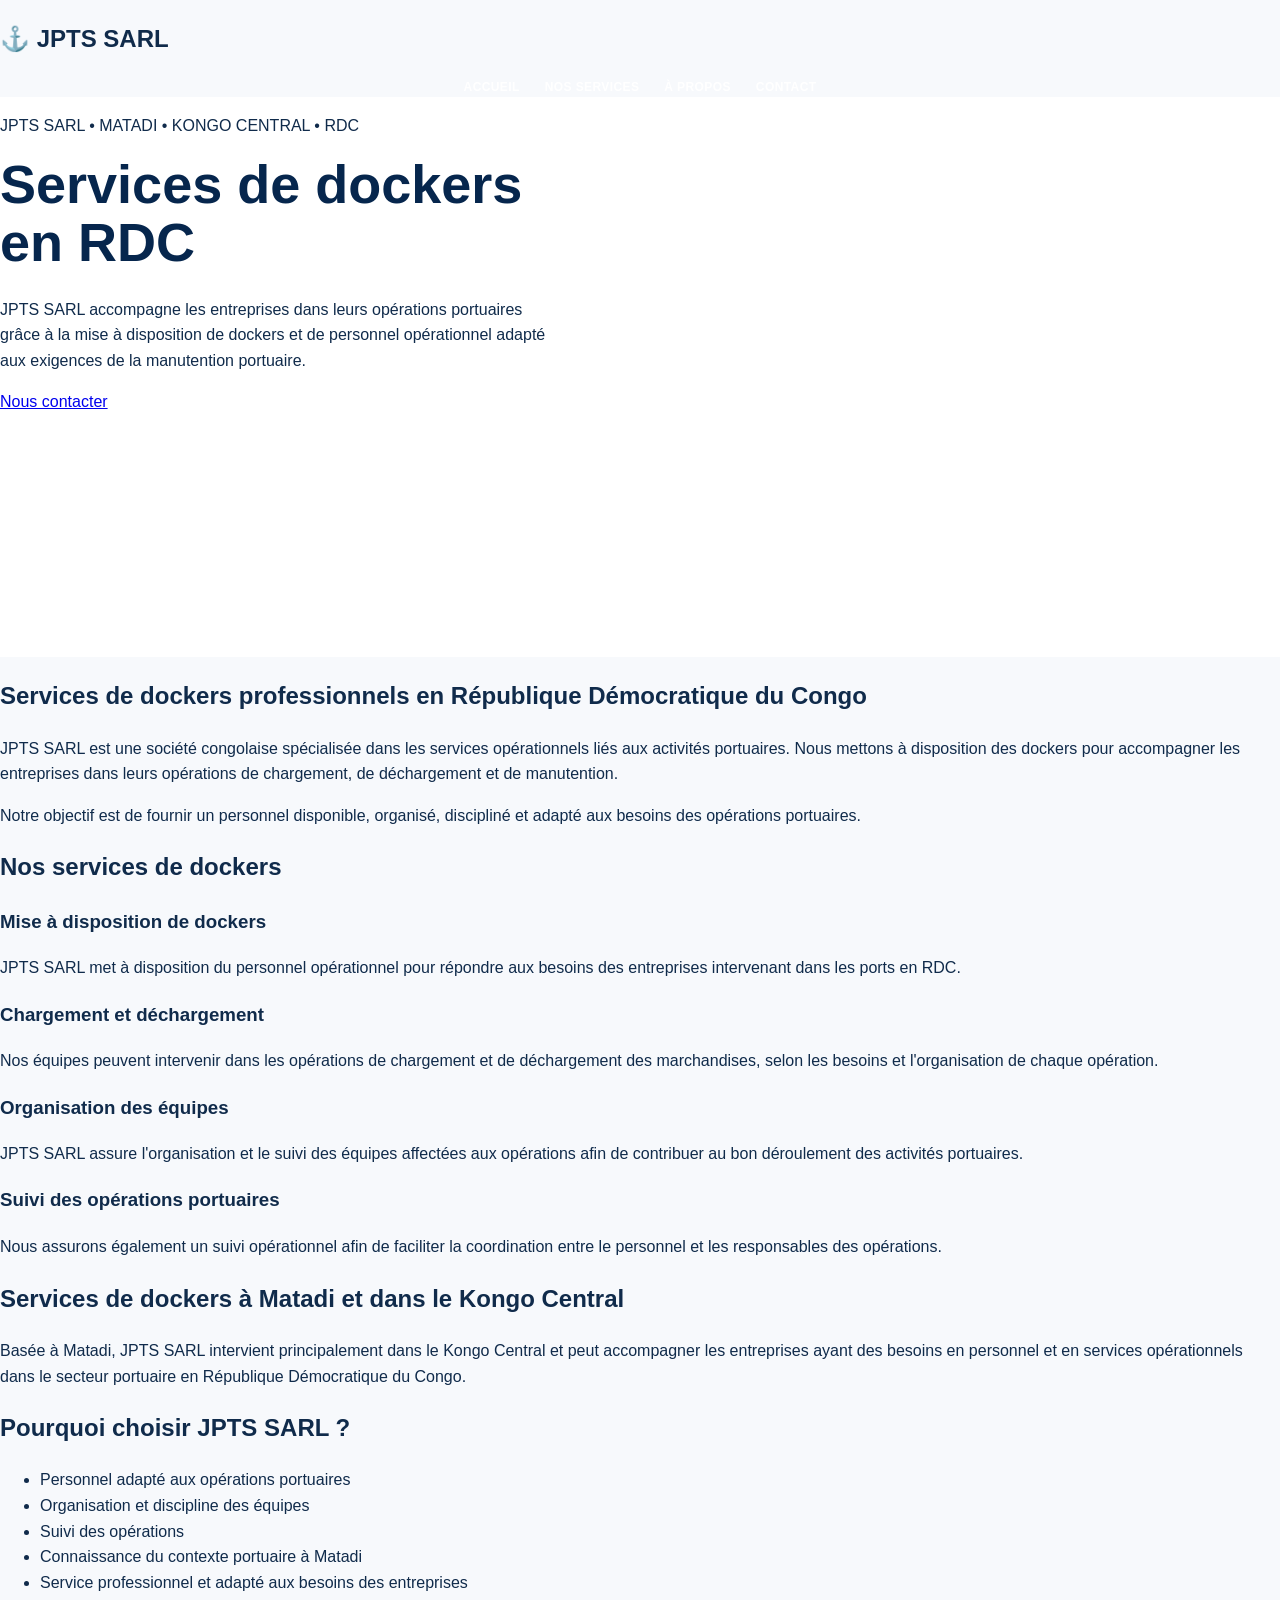
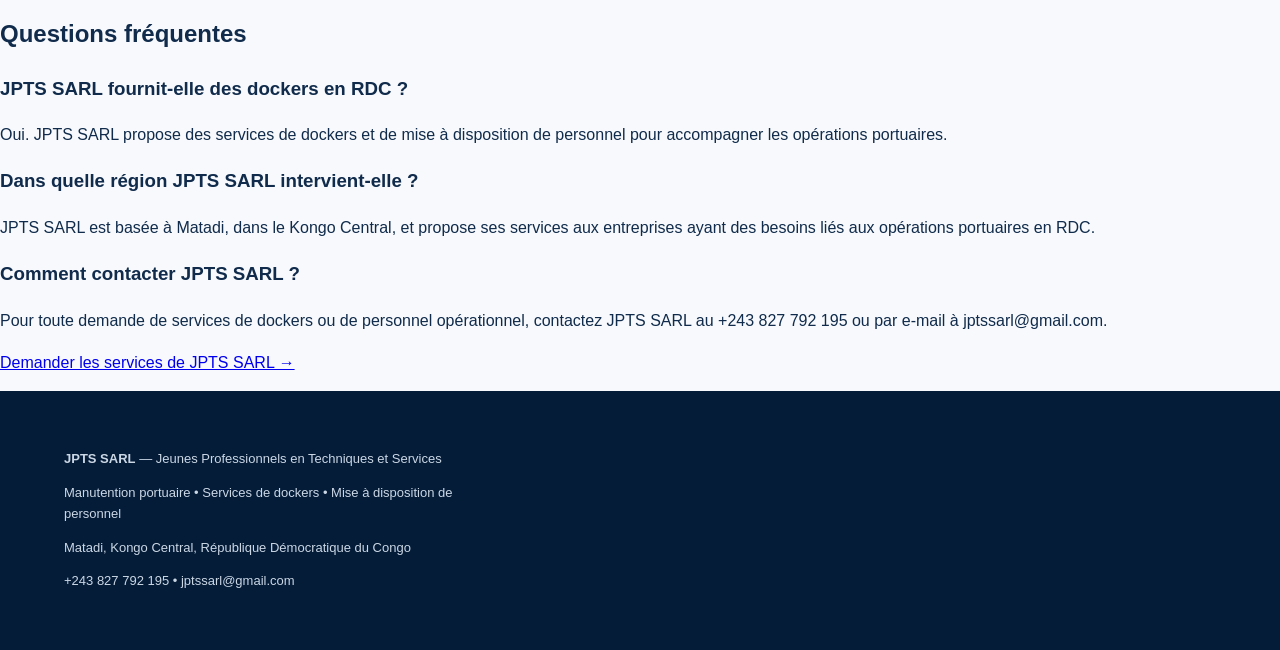
<file: services-dockers-rdc.html>
<!DOCTYPE html>
<html lang="fr">
<head>
  <meta charset="UTF-8">
  <meta name="viewport" content="width=device-width, initial-scale=1.0">

  <title>Services de dockers en RDC | JPTS SARL</title>

  <meta name="description" content="JPTS SARL propose des services de dockers professionnels en RDC, notamment à Matadi et dans le Kongo Central, pour les opérations portuaires et la manutention.">

  <meta name="keywords" content="services de dockers RDC, dockers RDC, dockers Matadi, société de dockers RDC, personnel portuaire RDC, manutention portuaire RDC, services portuaires Matadi, JPTS SARL">

  <meta name="robots" content="index, follow">
  <link rel="canonical" href="https://jpts-sarl.github.io/JPTS-SARL-/services-dockers-rdc.html">

  <meta property="og:title" content="Services de dockers en RDC | JPTS SARL">
  <meta property="og:description" content="JPTS SARL met à disposition des dockers pour accompagner les opérations portuaires en RDC, notamment à Matadi et dans le Kongo Central.">
  <meta property="og:type" content="website">
  <meta property="og:url" content="https://jpts-sarl.github.io/JPTS-SARL-/services-dockers-rdc.html">

  <link rel="stylesheet" href="style.css">

  <script type="application/ld+json">
  {
    "@context": "https://schema.org",
    "@type": "Service",
    "name": "Services de dockers en RDC",
    "description": "Services de dockers et mise à disposition de personnel pour les opérations portuaires en République Démocratique du Congo.",
    "provider": {
      "@type": "LocalBusiness",
      "name": "JPTS SARL",
      "url": "https://jpts-sarl.github.io/JPTS-SARL-/"
    },
    "areaServed": {
      "@type": "Country",
      "name": "République Démocratique du Congo"
    }
  }
  </script>
</head>

<body>

<header>
  <div class="container">
    <h2>⚓ JPTS SARL</h2>

    <nav>
      <a href="index.html">Accueil</a>
      <a href="index.html#services">Nos services</a>
      <a href="index.html#apropos">À propos</a>
      <a href="index.html#contact">Contact</a>
    </nav>
  </div>
</header>

<main>

<section class="hero">
  <div class="container">
    <p>JPTS SARL • MATADI • KONGO CENTRAL • RDC</p>

    <h1>Services de dockers en RDC</h1>

    <p>
      JPTS SARL accompagne les entreprises dans leurs opérations portuaires
      grâce à la mise à disposition de dockers et de personnel opérationnel
      adapté aux exigences de la manutention portuaire.
    </p>

    <a href="index.html#contact">Nous contacter</a>
  </div>
</section>

<section>
  <div class="container">

    <h2>Services de dockers professionnels en République Démocratique du Congo</h2>

    <p>
      JPTS SARL est une société congolaise spécialisée dans les services
      opérationnels liés aux activités portuaires. Nous mettons à disposition
      des dockers pour accompagner les entreprises dans leurs opérations de
      chargement, de déchargement et de manutention.
    </p>

    <p>
      Notre objectif est de fournir un personnel disponible, organisé,
      discipliné et adapté aux besoins des opérations portuaires.
    </p>

    <h2>Nos services de dockers</h2>

    <h3>Mise à disposition de dockers</h3>
    <p>
      JPTS SARL met à disposition du personnel opérationnel pour répondre
      aux besoins des entreprises intervenant dans les ports en RDC.
    </p>

    <h3>Chargement et déchargement</h3>
    <p>
      Nos équipes peuvent intervenir dans les opérations de chargement et
      de déchargement des marchandises, selon les besoins et l'organisation
      de chaque opération.
    </p>

    <h3>Organisation des équipes</h3>
    <p>
      JPTS SARL assure l'organisation et le suivi des équipes affectées
      aux opérations afin de contribuer au bon déroulement des activités
      portuaires.
    </p>

    <h3>Suivi des opérations portuaires</h3>
    <p>
      Nous assurons également un suivi opérationnel afin de faciliter la
      coordination entre le personnel et les responsables des opérations.
    </p>

    <h2>Services de dockers à Matadi et dans le Kongo Central</h2>

    <p>
      Basée à Matadi, JPTS SARL intervient principalement dans le Kongo
      Central et peut accompagner les entreprises ayant des besoins en
      personnel et en services opérationnels dans le secteur portuaire
      en République Démocratique du Congo.
    </p>

    <h2>Pourquoi choisir JPTS SARL ?</h2>

    <ul>
      <li>Personnel adapté aux opérations portuaires</li>
      <li>Organisation et discipline des équipes</li>
      <li>Suivi des opérations</li>
      <li>Connaissance du contexte portuaire à Matadi</li>
      <li>Service professionnel et adapté aux besoins des entreprises</li>
    </ul>

    <h2>Questions fréquentes</h2>

    <h3>JPTS SARL fournit-elle des dockers en RDC ?</h3>
    <p>
      Oui. JPTS SARL propose des services de dockers et de mise à disposition
      de personnel pour accompagner les opérations portuaires.
    </p>

    <h3>Dans quelle région JPTS SARL intervient-elle ?</h3>
    <p>
      JPTS SARL est basée à Matadi, dans le Kongo Central, et propose ses
      services aux entreprises ayant des besoins liés aux opérations
      portuaires en RDC.
    </p>

    <h3>Comment contacter JPTS SARL ?</h3>
    <p>
      Pour toute demande de services de dockers ou de personnel opérationnel,
      contactez JPTS SARL au +243 827 792 195 ou par e-mail à
      jptssarl@gmail.com.
    </p>

    <p>
      <a href="index.html#contact">Demander les services de JPTS SARL →</a>
    </p>

  </div>
</section>

</main>

<footer>
  <div class="container">
    <p><strong>JPTS SARL</strong> — Jeunes Professionnels en Techniques et Services</p>
    <p>Manutention portuaire • Services de dockers • Mise à disposition de personnel</p>
    <p>Matadi, Kongo Central, République Démocratique du Congo</p>
    <p>+243 827 792 195 • jptssarl@gmail.com</p>
  </div>
</footer>

</body>
</html>
</file>
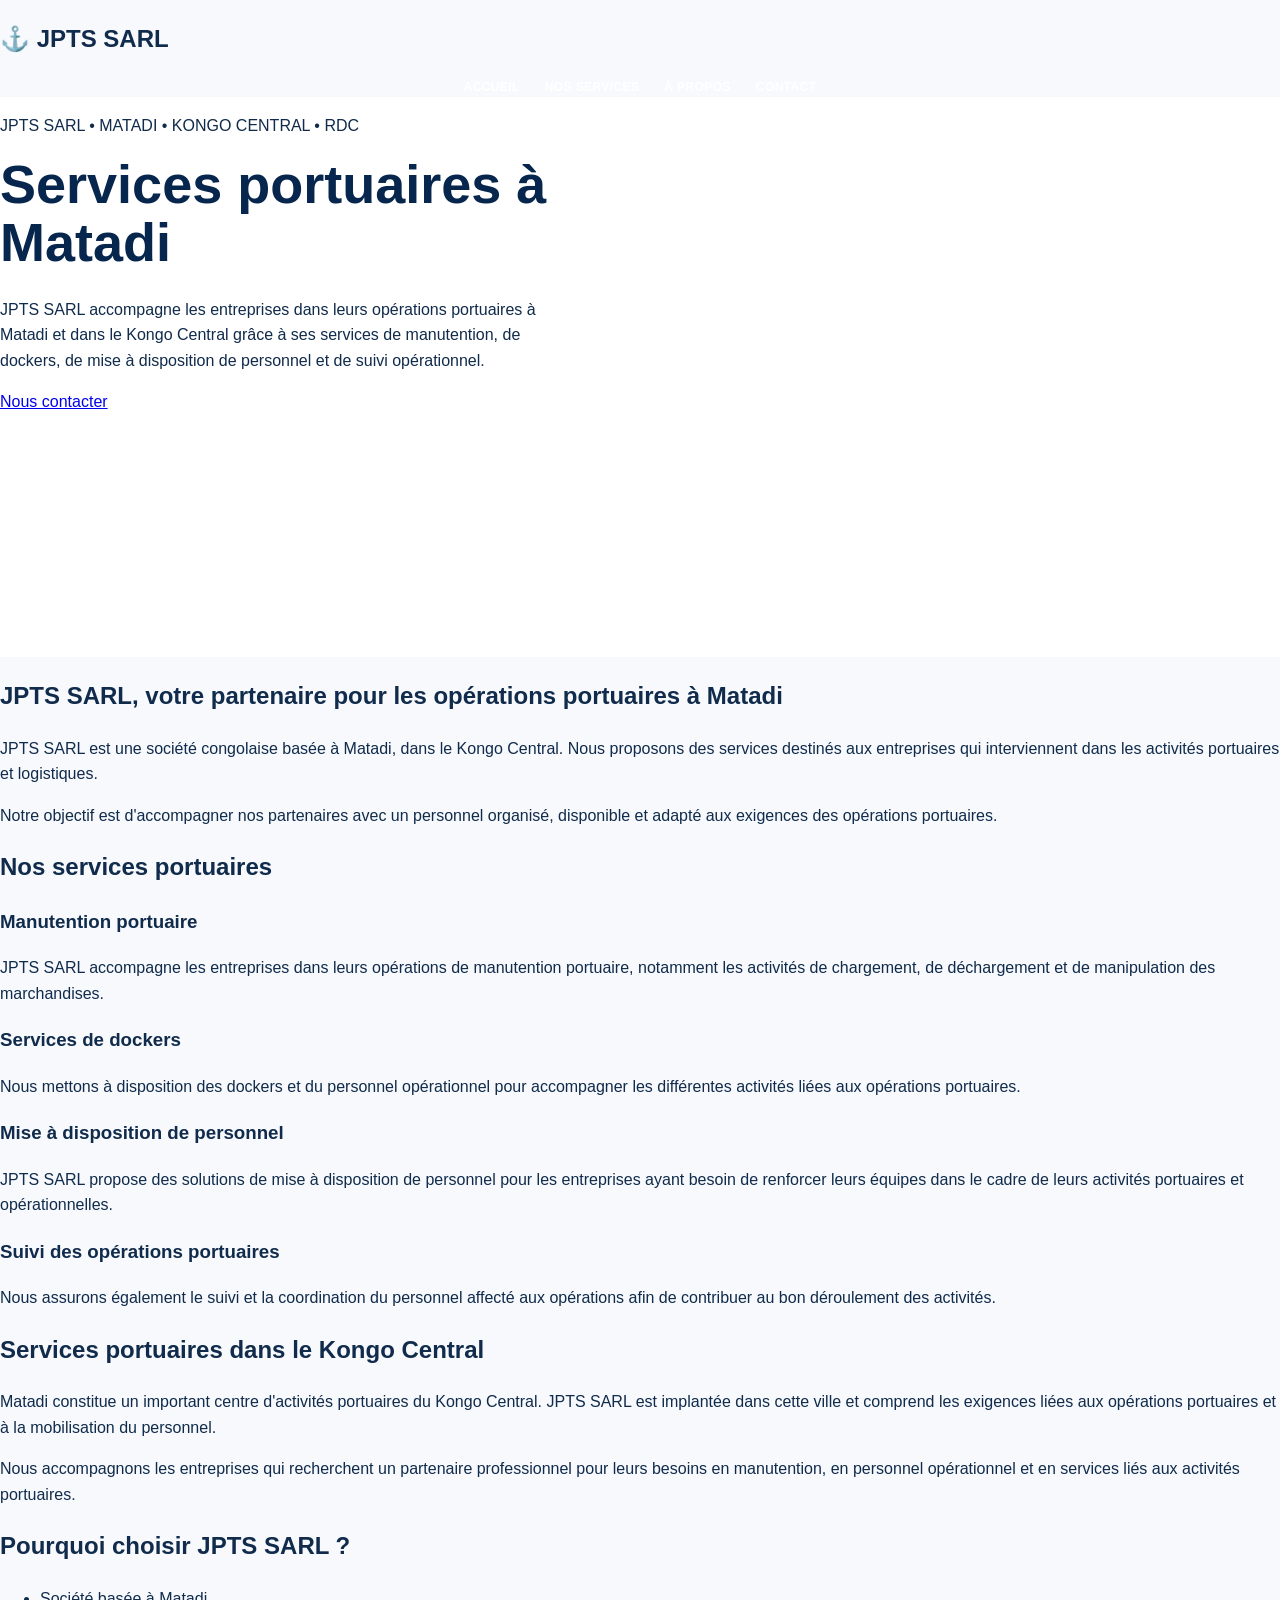
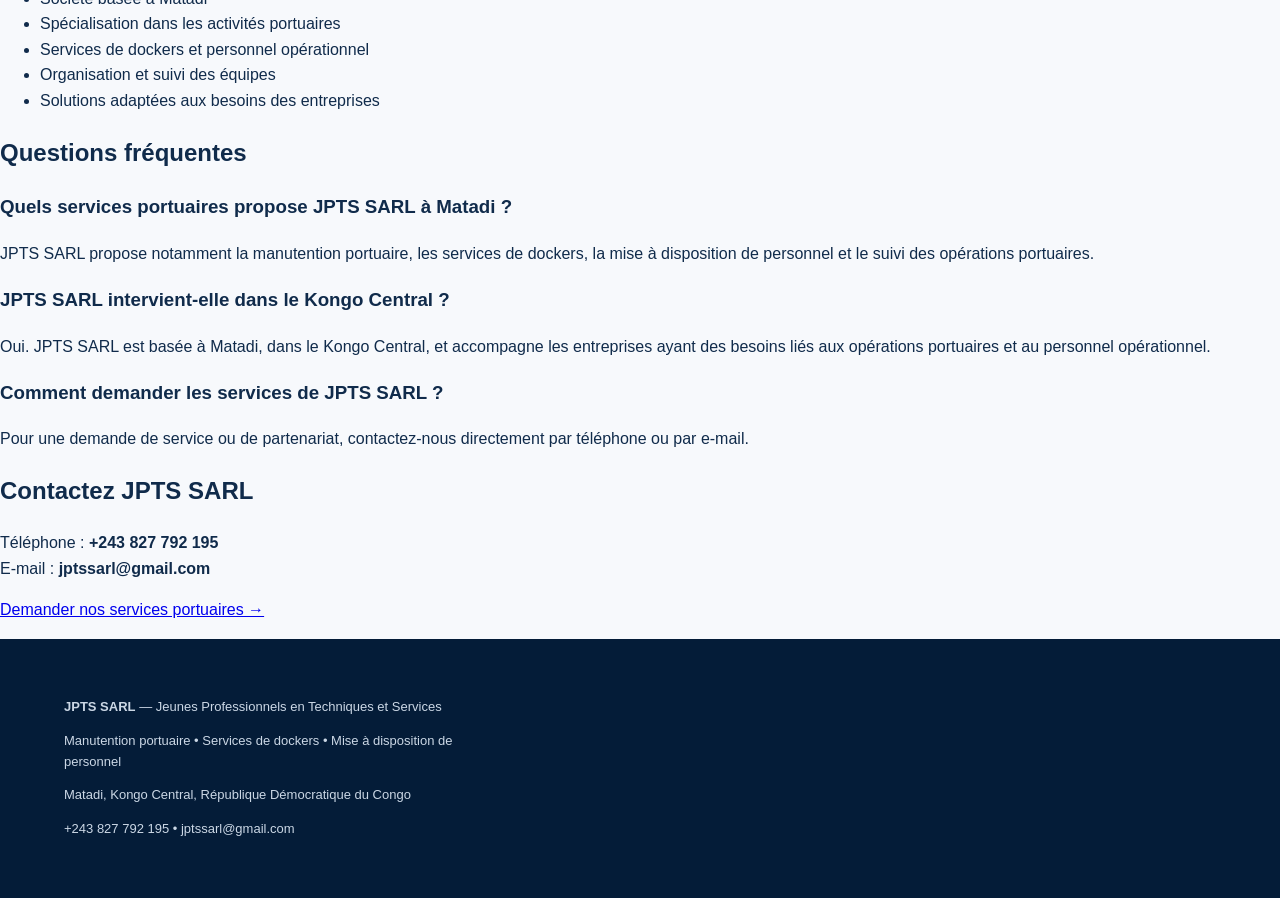
<file: services-portuaires-matadi.html>
<!DOCTYPE html>
<html lang="fr">
<head>
  <meta charset="UTF-8">
  <meta name="viewport" content="width=device-width, initial-scale=1.0">

  <title>Services portuaires à Matadi | JPTS SARL</title>

  <meta name="description" content="JPTS SARL propose des services portuaires à Matadi et dans le Kongo Central : manutention portuaire, services de dockers, mise à disposition de personnel et suivi des opérations.">

  <meta name="keywords" content="services portuaires Matadi, services portuaires RDC, manutention Matadi, manutention portuaire Kongo Central, dockers Matadi, personnel portuaire Matadi, JPTS SARL">

  <meta name="robots" content="index, follow">

  <link rel="canonical" href="https://jpts-sarl.github.io/JPTS-SARL-/services-portuaires-matadi.html">

  <meta property="og:title" content="Services portuaires à Matadi | JPTS SARL">
  <meta property="og:description" content="JPTS SARL accompagne les entreprises dans leurs opérations portuaires à Matadi et dans le Kongo Central.">
  <meta property="og:type" content="website">
  <meta property="og:url" content="https://jpts-sarl.github.io/JPTS-SARL-/services-portuaires-matadi.html">

  <link rel="stylesheet" href="style.css">

  <script type="application/ld+json">
  {
    "@context": "https://schema.org",
    "@type": "Service",
    "name": "Services portuaires à Matadi",
    "description": "Services de manutention portuaire, dockers, mise à disposition de personnel et suivi des opérations à Matadi.",
    "provider": {
      "@type": "LocalBusiness",
      "name": "JPTS SARL",
      "url": "https://jpts-sarl.github.io/JPTS-SARL-/"
    },
    "areaServed": {
      "@type": "City",
      "name": "Matadi"
    }
  }
  </script>
</head>

<body>

<header>
  <div class="container">
    <h2>⚓ JPTS SARL</h2>

    <nav>
      <a href="index.html">Accueil</a>
      <a href="index.html#services">Nos services</a>
      <a href="index.html#apropos">À propos</a>
      <a href="index.html#contact">Contact</a>
    </nav>
  </div>
</header>

<main>

<section class="hero">
  <div class="container">

    <p>JPTS SARL • MATADI • KONGO CENTRAL • RDC</p>

    <h1>Services portuaires à Matadi</h1>

    <p>
      JPTS SARL accompagne les entreprises dans leurs opérations portuaires
      à Matadi et dans le Kongo Central grâce à ses services de manutention,
      de dockers, de mise à disposition de personnel et de suivi opérationnel.
    </p>

    <a href="index.html#contact">Nous contacter</a>

  </div>
</section>

<section>
  <div class="container">

    <h2>JPTS SARL, votre partenaire pour les opérations portuaires à Matadi</h2>

    <p>
      JPTS SARL est une société congolaise basée à Matadi, dans le Kongo
      Central. Nous proposons des services destinés aux entreprises qui
      interviennent dans les activités portuaires et logistiques.
    </p>

    <p>
      Notre objectif est d'accompagner nos partenaires avec un personnel
      organisé, disponible et adapté aux exigences des opérations portuaires.
    </p>

    <h2>Nos services portuaires</h2>

    <h3>Manutention portuaire</h3>

    <p>
      JPTS SARL accompagne les entreprises dans leurs opérations de
      manutention portuaire, notamment les activités de chargement,
      de déchargement et de manipulation des marchandises.
    </p>

    <h3>Services de dockers</h3>

    <p>
      Nous mettons à disposition des dockers et du personnel opérationnel
      pour accompagner les différentes activités liées aux opérations
      portuaires.
    </p>

    <h3>Mise à disposition de personnel</h3>

    <p>
      JPTS SARL propose des solutions de mise à disposition de personnel
      pour les entreprises ayant besoin de renforcer leurs équipes dans
      le cadre de leurs activités portuaires et opérationnelles.
    </p>

    <h3>Suivi des opérations portuaires</h3>

    <p>
      Nous assurons également le suivi et la coordination du personnel
      affecté aux opérations afin de contribuer au bon déroulement
      des activités.
    </p>

    <h2>Services portuaires dans le Kongo Central</h2>

    <p>
      Matadi constitue un important centre d'activités portuaires du
      Kongo Central. JPTS SARL est implantée dans cette ville et comprend
      les exigences liées aux opérations portuaires et à la mobilisation
      du personnel.
    </p>

    <p>
      Nous accompagnons les entreprises qui recherchent un partenaire
      professionnel pour leurs besoins en manutention, en personnel
      opérationnel et en services liés aux activités portuaires.
    </p>

    <h2>Pourquoi choisir JPTS SARL ?</h2>

    <ul>
      <li>Société basée à Matadi</li>
      <li>Spécialisation dans les activités portuaires</li>
      <li>Services de dockers et personnel opérationnel</li>
      <li>Organisation et suivi des équipes</li>
      <li>Solutions adaptées aux besoins des entreprises</li>
    </ul>

    <h2>Questions fréquentes</h2>

    <h3>Quels services portuaires propose JPTS SARL à Matadi ?</h3>

    <p>
      JPTS SARL propose notamment la manutention portuaire, les services
      de dockers, la mise à disposition de personnel et le suivi des
      opérations portuaires.
    </p>

    <h3>JPTS SARL intervient-elle dans le Kongo Central ?</h3>

    <p>
      Oui. JPTS SARL est basée à Matadi, dans le Kongo Central, et
      accompagne les entreprises ayant des besoins liés aux opérations
      portuaires et au personnel opérationnel.
    </p>

    <h3>Comment demander les services de JPTS SARL ?</h3>

    <p>
      Pour une demande de service ou de partenariat, contactez-nous
      directement par téléphone ou par e-mail.
    </p>

    <h2>Contactez JPTS SARL</h2>

    <p>
      Téléphone : <strong>+243 827 792 195</strong><br>
      E-mail : <strong>jptssarl@gmail.com</strong>
    </p>

    <p>
      <a href="index.html#contact">
        Demander nos services portuaires →
      </a>
    </p>

  </div>
</section>

</main>

<footer>
  <div class="container">
    <p><strong>JPTS SARL</strong> — Jeunes Professionnels en Techniques et Services</p>
    <p>Manutention portuaire • Services de dockers • Mise à disposition de personnel</p>
    <p>Matadi, Kongo Central, République Démocratique du Congo</p>
    <p>+243 827 792 195 • jptssarl@gmail.com</p>
  </div>
</footer>

</body>
</html>
</file>
<file: style.css>
*{box-sizing:border-box}html{scroll-behavior:smooth}body{margin:0;font-family:Arial,Helvetica,sans-serif;color:#102b4b;background:#f7f9fc;line-height:1.6}.header{position:sticky;top:0;z-index:20;height:88px;background:#06264d;color:#fff;display:flex;align-items:center;padding:0 5%;gap:28px;box-shadow:0 4px 20px #0002}.brand{display:flex;align-items:center;gap:12px;text-decoration:none;color:#fff;min-width:265px}.brand-mark{font-size:38px;color:#f6bd16}.brand b{font-size:30px;letter-spacing:2px;display:block}.brand strong{color:#f6bd16;font-size:20px;letter-spacing:4px;display:block}.brand small{display:block;font-size:8px;line-height:1.15;opacity:.9}nav{display:flex;gap:25px;align-items:center;flex:1;justify-content:center}nav a{color:#fff;text-decoration:none;text-transform:uppercase;font-size:12px;font-weight:700;letter-spacing:.4px}nav a:hover,nav a.active{color:#f6bd16}.btn{display:inline-block;text-decoration:none;padding:14px 23px;border-radius:9px;font-weight:800;transition:.2s}.btn-yellow{background:#f6bd16;color:#06264d}.btn-blue{background:#06264d;color:#fff}.btn:hover{transform:translateY(-2px)}.menu{display:none;background:none;border:0;color:#fff;font-size:28px}.hero{min-height:560px;display:grid;grid-template-columns:44% 56%;background:#fff}.hero-copy{padding:90px 5% 70px}.eyebrow{font-size:12px;font-weight:800;letter-spacing:2px;color:#d49d00;margin:0 0 12px}.hero h1{font-size:54px;line-height:1.08;margin:0 0 25px;color:#06264d}.hero h1 span{color:#f6bd16}.lead{font-size:19px;max-width:620px;color:#45576c}.actions{display:flex;gap:14px;margin-top:30px}.hero-visual{position:relative;overflow:hidden;background:linear-gradient(180deg,#dff0ff,#fff 55%,#d6d9dd)}.port-art{height:100%;position:relative;background:linear-gradient(180deg,#9fd0ef 0 55%,#b7b8ba 56% 100%)}.sun{position:absolute;width:110px;height:110px;border-radius:50%;background:#ffd45a;right:12%;top:12%;opacity:.9}.crane{position:absolute;bottom:25%;width:12px;height:70%;background:#4e5862}.crane:before{content:"";position:absolute;width:170px;height:9px;background:#4e5862;left:-5px;top:5%}.crane:after{content:"";position:absolute;width:2px;height:120px;background:#4e5862;left:145px;top:12%}.c1{left:25%;transform:rotate(-2deg)}.c2{left:55%;height:62%}.ship{position:absolute;right:-5%;bottom:18%;width:80%;height:28%;background:#17344e;border-radius:5px 5px 80px 25px;border-top:8px solid #fff}.ship i{display:inline-block;width:19%;height:18%;background:#e87b24;margin:7px 2%;position:relative;top:-28px}.workers{position:absolute;bottom:12%;left:12%;display:flex;gap:35px}.workers b{display:block;width:32px;height:80px;background:#06264d;border-radius:15px 15px 5px 5px;position:relative}.workers b:before{content:"";position:absolute;width:28px;height:28px;border-radius:50%;background:#9b6b4a;top:-25px;left:2px;border:5px solid #f6bd16}.slogan{background:#06264d;color:#fff;padding:20px 5%;font-size:24px;font-weight:800}.slogan span{margin-left:10px;color:#fff}.section{padding:80px 5%;max-width:1500px;margin:auto}.section-head{margin-bottom:38px}.section h2{font-size:38px;line-height:1.15;margin:0;color:#06264d}.cards{display:grid;grid-template-columns:repeat(5,1fr);gap:16px}.card{background:#fff;border:1px solid #e2e7ee;border-radius:16px;padding:26px;box-shadow:0 10px 30px #06264d0b}.icon{width:48px;height:48px;border-radius:12px;background:#fff3c7;color:#06264d;display:grid;place-items:center;font-size:25px;margin-bottom:18px}.card h3{font-size:18px;margin:0 0 10px}.card p{font-size:14px;color:#667587;margin:0}.split{display:grid;grid-template-columns:1fr 1fr;gap:60px;align-items:center;background:#fff;max-width:none;padding-left:10%;padding-right:10%}.split>div:first-child{max-width:620px}.split p{color:#4d5d70}.values{display:flex;flex-wrap:wrap;gap:10px;margin-top:25px}.values span{padding:9px 13px;border-radius:30px;background:#edf3fa;font-size:12px;font-weight:800}.photo-card{margin:0;background:#06264d;border-radius:18px;overflow:hidden;box-shadow:0 18px 40px #06264d25}.photo-card img{width:100%;height:500px;object-fit:cover;display:block}.photo-card figcaption{color:#fff;padding:14px 18px;font-size:13px}.dark-section{background:#06264d;max-width:none;color:#fff}.dark-section h2{color:#fff}.dark-section .section-head{max-width:1450px;margin-left:auto;margin-right:auto}.video-wrap{max-width:1100px;margin:auto;border-radius:18px;overflow:hidden;background:#000;box-shadow:0 20px 60px #0005}.video-wrap video{width:100%;display:block;max-height:620px}.uniforms{display:grid;grid-template-columns:repeat(3,1fr);gap:22px}.uniform{background:#fff;border:1px solid #e1e6ed;border-radius:16px;padding:18px;box-shadow:0 12px 30px #06264d0b}.uniform-visual{height:290px;border-radius:12px;display:grid;place-items:center;text-align:center;font-size:40px;font-weight:900;letter-spacing:3px;color:#fff;position:relative;overflow:hidden}.uniform-visual small{font-size:18px;color:#f6bd16}.uniform-visual.navy{background:linear-gradient(135deg,#061f3b,#174a78)}.uniform-visual.hi{background:linear-gradient(135deg,#14263a 0 38%,#f6bd16 39% 68%,#14263a 69%)}.uniform-visual.premium{background:linear-gradient(135deg,#172334,#56677a)}.uniform h3{margin:16px 0 4px}.uniform p{margin:0;color:#687789;font-size:13px}.contact{display:grid;grid-template-columns:1.5fr 1fr;gap:35px;background:#fff;max-width:none;padding-left:10%;padding-right:10%}.contact-main p:not(.eyebrow){color:#5d6c7e}.contact-grid{display:grid;grid-template-columns:repeat(3,1fr);gap:12px;margin-top:28px}.contact-grid>*{border:1px solid #e2e7ee;border-radius:12px;padding:18px;text-decoration:none;color:#17324e}.contact-grid b{display:block;color:#06264d;margin-bottom:7px}.contact-grid span{font-size:13px}.legal{background:#eef3f8;border-radius:16px;padding:28px}.legal h3{margin-top:0}.legal p{font-size:14px;margin:8px 0}footer{background:#041c38;color:#fff;padding:45px 5%;display:grid;grid-template-columns:2fr 1fr 1fr 1fr;gap:30px;position:relative}footer p{font-size:13px;color:#cbd7e5}.footer-brand b{font-size:34px}.footer-brand strong{font-size:22px;color:#f6bd16;margin-left:8px}.copyright{grid-column:1/-1;border-top:1px solid #ffffff22;padding-top:20px;text-align:center;color:#aebed0;font-size:12px}
@media(max-width:1100px){nav{gap:14px}.header-btn{display:none}.cards{grid-template-columns:repeat(2,1fr)}.brand{min-width:210px}.hero h1{font-size:45px}}
@media(max-width:800px){.header{height:76px;padding:0 20px}.menu{display:block;margin-left:auto}nav{display:none;position:absolute;top:76px;left:0;right:0;background:#06264d;padding:20px;flex-direction:column;align-items:flex-start}nav.open{display:flex}.hero{grid-template-columns:1fr}.hero-visual{height:300px}.hero-copy{padding:55px 7%}.hero h1{font-size:39px}.slogan{font-size:17px}.section,.split,.contact{padding:55px 7%}.cards,.uniforms,.contact,.contact-grid{grid-template-columns:1fr}.split{display:grid;gap:30px}.photo-card img{height:420px}footer{grid-template-columns:1fr 1fr;padding:35px 7%}.copyright{grid-column:1/-1}}
</file>
